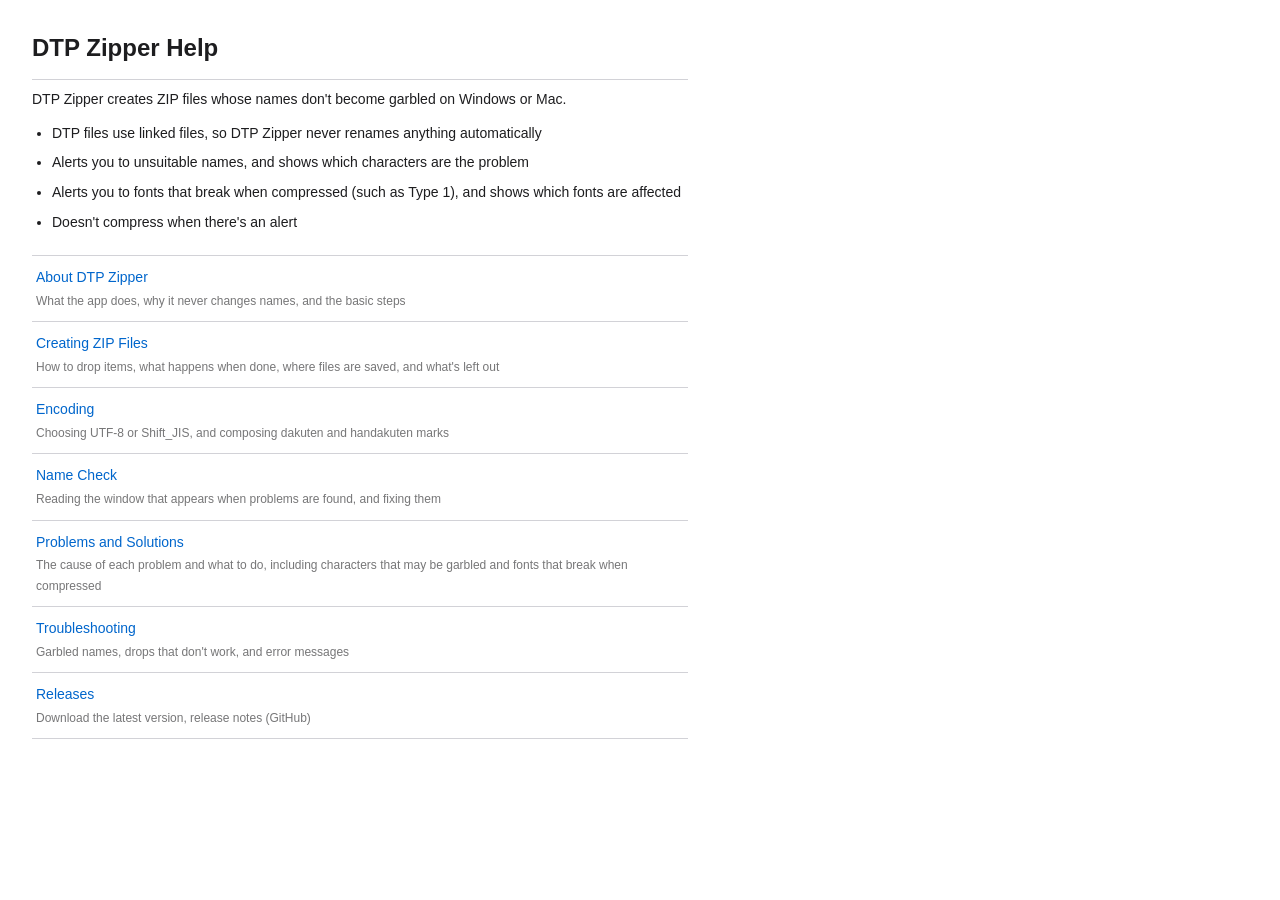
<file: Sources/DTP Zipper/DTP Zipper Help.help/Contents/Resources/en.lproj/index.html>
<!DOCTYPE html>
<html lang="en">
<head>
<meta charset="UTF-8">
<meta name="AppleTitle" content="DTP Zipper Help">
<title>DTP Zipper Help</title>
<link rel="stylesheet" href="../shared/style.css">
</head>
<body>
<h1>DTP Zipper Help</h1>
<p>DTP Zipper creates ZIP files whose names don't become garbled on Windows or Mac.</p>
<ul>
  <li>DTP files use linked files, so DTP Zipper never renames anything automatically</li>
  <li>Alerts you to unsuitable names, and shows which characters are the problem</li>
  <li>Alerts you to fonts that break when compressed (such as Type 1), and shows which fonts are affected</li>
  <li>Doesn't compress when there's an alert</li>
</ul>

<ul class="toc">
  <li>
    <a href="01_overview.html">About DTP Zipper
      <span class="desc">What the app does, why it never changes names, and the basic steps</span>
    </a>
  </li>
  <li>
    <a href="02_zip.html">Creating ZIP Files
      <span class="desc">How to drop items, what happens when done, where files are saved, and what's left out</span>
    </a>
  </li>
  <li>
    <a href="03_encoding.html">Encoding
      <span class="desc">Choosing UTF-8 or Shift_JIS, and composing dakuten and handakuten marks</span>
    </a>
  </li>
  <li>
    <a href="04_check.html">Name Check
      <span class="desc">Reading the window that appears when problems are found, and fixing them</span>
    </a>
  </li>
  <li>
    <a href="05_issues.html">Problems and Solutions
      <span class="desc">The cause of each problem and what to do, including characters that may be garbled and fonts that break when compressed</span>
    </a>
  </li>
  <li>
    <a href="06_trouble.html">Troubleshooting
      <span class="desc">Garbled names, drops that don't work, and error messages</span>
    </a>
  </li>
  <li>
    <a href="https://github.com/monokano/DTP-Zipper/releases">Releases
      <span class="desc">Download the latest version, release notes (GitHub)</span>
    </a>
  </li>
</ul>
</body>
</html>
</file>
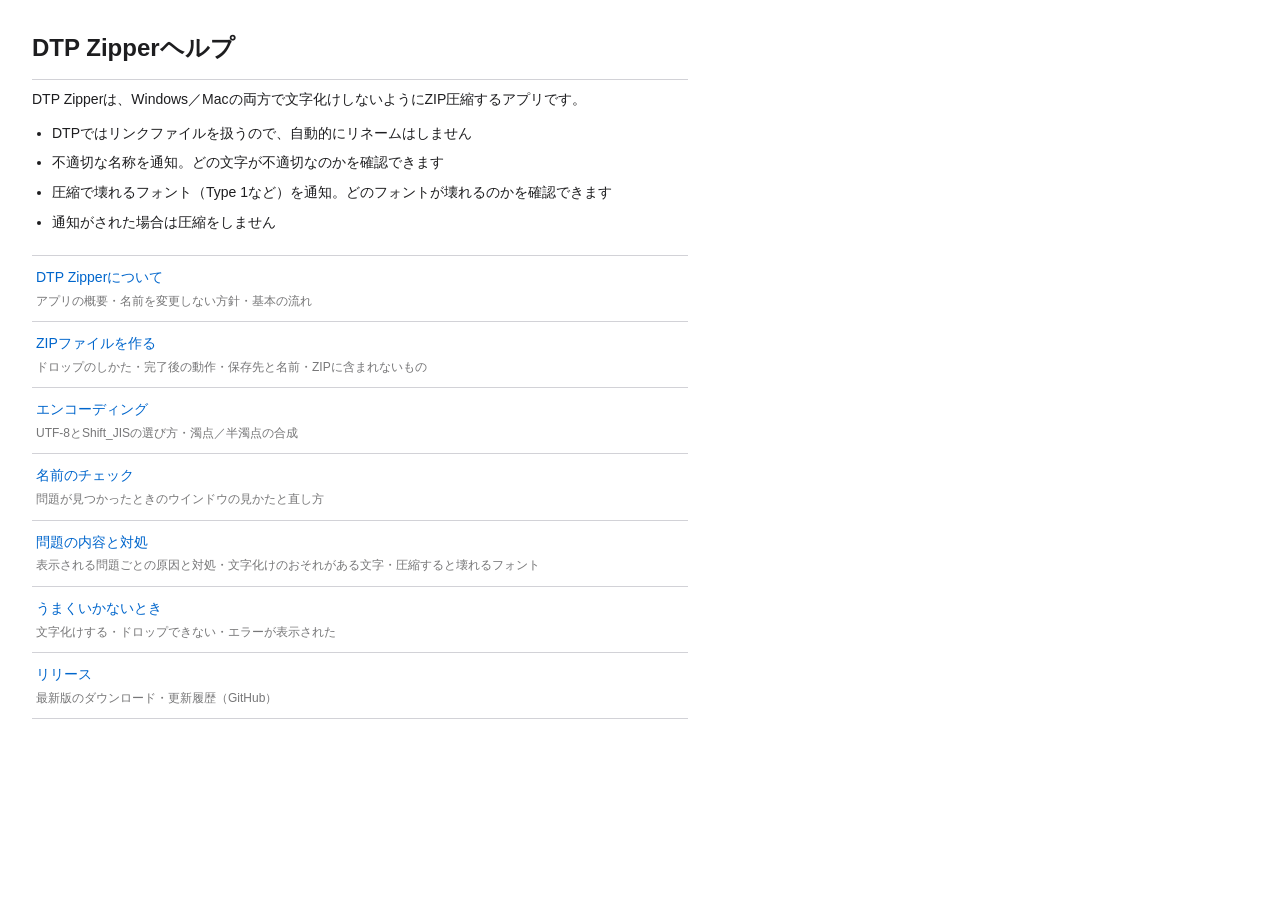
<file: Sources/DTP Zipper/DTP Zipper Help.help/Contents/Resources/ja.lproj/index.html>
<!DOCTYPE html>
<html lang="ja">
<head>
<meta charset="UTF-8">
<meta name="AppleTitle" content="DTP Zipper ヘルプ">
<title>DTP Zipper ヘルプ</title>
<link rel="stylesheet" href="../shared/style.css">
</head>
<body>
<h1>DTP Zipperヘルプ</h1>
<p>DTP Zipperは、Windows／Macの両方で文字化けしないようにZIP圧縮するアプリです。</p>
<ul>
  <li>DTPではリンクファイルを扱うので、自動的にリネームはしません</li>
  <li>不適切な名称を通知。どの文字が不適切なのかを確認できます</li>
  <li>圧縮で壊れるフォント（Type 1など）を通知。どのフォントが壊れるのかを確認できます</li>
  <li>通知がされた場合は圧縮をしません</li>
</ul>

<ul class="toc">
  <li>
    <a href="01_overview.html">DTP Zipperについて
      <span class="desc">アプリの概要・名前を変更しない方針・基本の流れ</span>
    </a>
  </li>
  <li>
    <a href="02_zip.html">ZIPファイルを作る
      <span class="desc">ドロップのしかた・完了後の動作・保存先と名前・ZIPに含まれないもの</span>
    </a>
  </li>
  <li>
    <a href="03_encoding.html">エンコーディング
      <span class="desc">UTF-8とShift_JISの選び方・濁点／半濁点の合成</span>
    </a>
  </li>
  <li>
    <a href="04_check.html">名前のチェック
      <span class="desc">問題が見つかったときのウインドウの見かたと直し方</span>
    </a>
  </li>
  <li>
    <a href="05_issues.html">問題の内容と対処
      <span class="desc">表示される問題ごとの原因と対処・文字化けのおそれがある文字・圧縮すると壊れるフォント</span>
    </a>
  </li>
  <li>
    <a href="06_trouble.html">うまくいかないとき
      <span class="desc">文字化けする・ドロップできない・エラーが表示された</span>
    </a>
  </li>
  <li>
    <a href="https://github.com/monokano/DTP-Zipper/releases">リリース
      <span class="desc">最新版のダウンロード・更新履歴（GitHub）</span>
    </a>
  </li>
</ul>
</body>
</html>
</file>
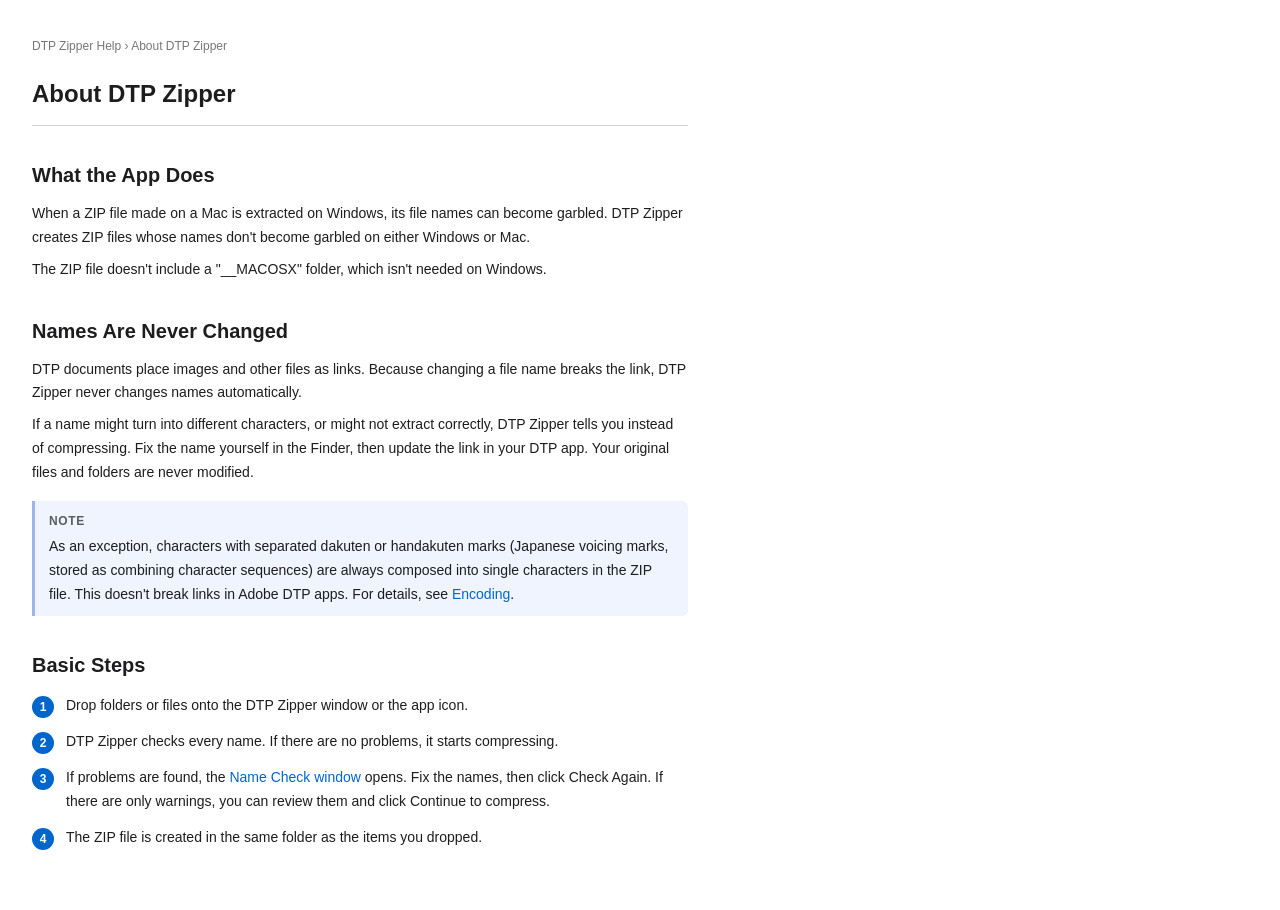
<file: Sources/DTP Zipper/DTP Zipper Help.help/Contents/Resources/en.lproj/01_overview.html>
<!DOCTYPE html>
<html lang="en">
<head>
<meta charset="UTF-8">
<meta name="AppleTitle" content="About DTP Zipper">
<title>About DTP Zipper</title>
<link rel="stylesheet" href="../shared/style.css">
</head>
<body>
<p class="breadcrumb"><a href="index.html">DTP Zipper Help</a> › About DTP Zipper</p>
<h1>About DTP Zipper</h1>

<h2>What the App Does</h2>
<p>When a ZIP file made on a Mac is extracted on Windows, its file names can become garbled. DTP Zipper creates ZIP files whose names don't become garbled on either Windows or Mac.</p>
<p>The ZIP file doesn't include a "__MACOSX" folder, which isn't needed on Windows.</p>

<h2>Names Are Never Changed</h2>
<p>DTP documents place images and other files as links. Because changing a file name breaks the link, DTP Zipper never changes names automatically.</p>
<p>If a name might turn into different characters, or might not extract correctly, DTP Zipper tells you instead of compressing. Fix the name yourself in the Finder, then update the link in your DTP app. Your original files and folders are never modified.</p>
<div class="note">
  <strong>Note</strong>
  As an exception, characters with separated dakuten or handakuten marks (Japanese voicing marks, stored as combining character sequences) are always composed into single characters in the ZIP file. This doesn't break links in Adobe DTP apps. For details, see <a href="03_encoding.html#composition">Encoding</a>.
</div>

<h2>Basic Steps</h2>
<ol class="steps">
  <li>Drop folders or files onto the DTP Zipper window or the app icon.</li>
  <li>DTP Zipper checks every name. If there are no problems, it starts compressing.</li>
  <li>If problems are found, the <a href="04_check.html">Name Check window</a> opens. Fix the names, then click Check Again. If there are only warnings, you can review them and click Continue to compress.</li>
  <li>The ZIP file is created in the same folder as the items you dropped.</li>
</ol>
</body>
</html>
</file>
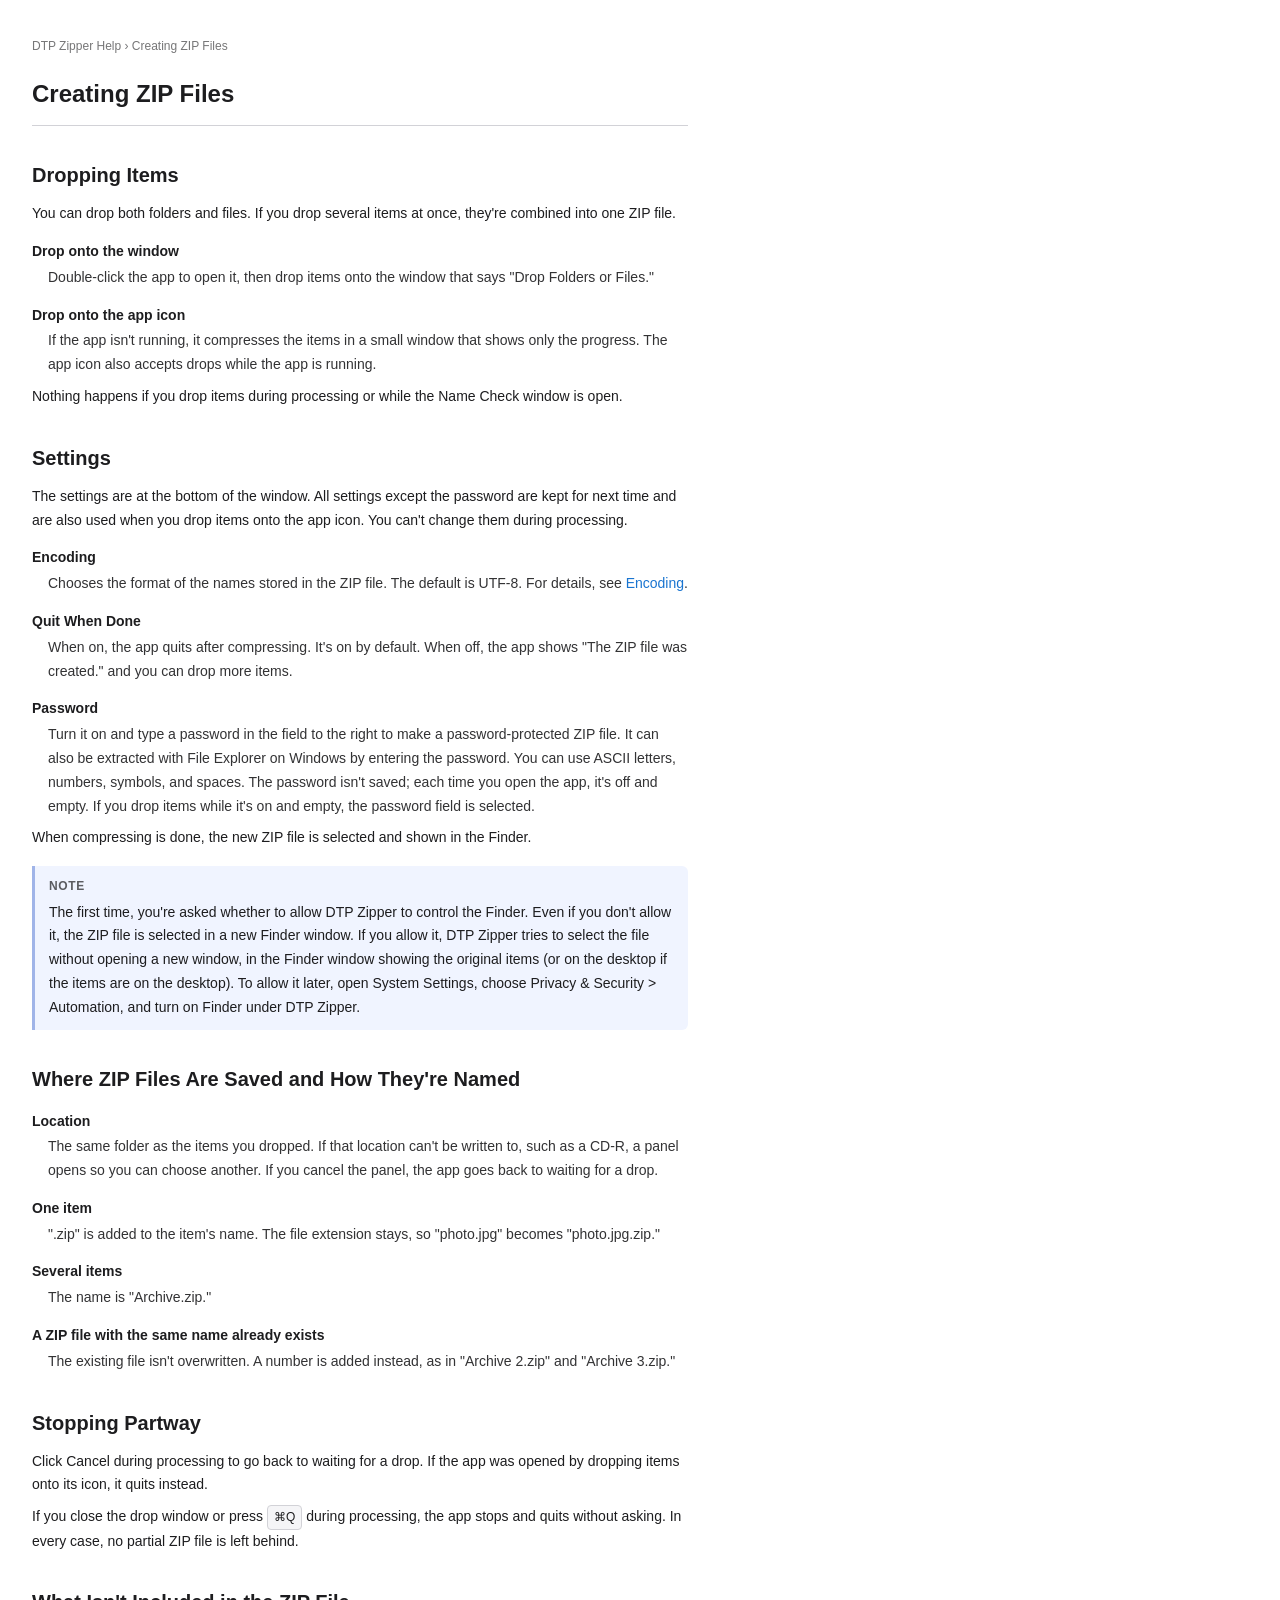
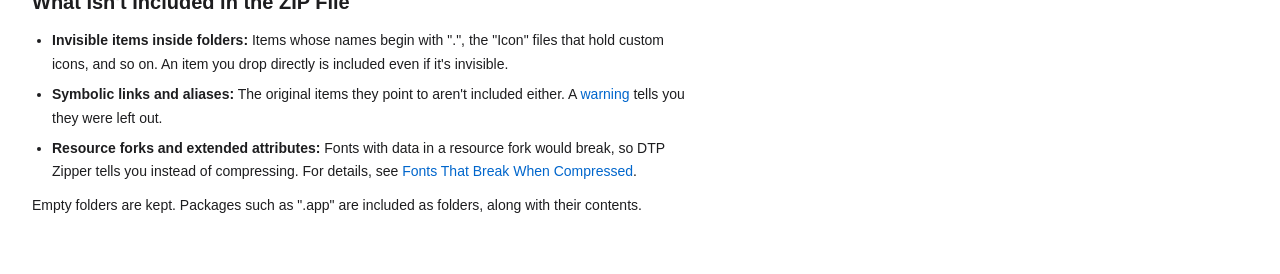
<file: Sources/DTP Zipper/DTP Zipper Help.help/Contents/Resources/en.lproj/02_zip.html>
<!DOCTYPE html>
<html lang="en">
<head>
<meta charset="UTF-8">
<meta name="AppleTitle" content="Creating ZIP Files">
<title>Creating ZIP Files</title>
<link rel="stylesheet" href="../shared/style.css">
</head>
<body>
<p class="breadcrumb"><a href="index.html">DTP Zipper Help</a> › Creating ZIP Files</p>
<h1>Creating ZIP Files</h1>

<h2>Dropping Items</h2>
<p>You can drop both folders and files. If you drop several items at once, they're combined into one ZIP file.</p>
<dl>
  <dt>Drop onto the window</dt>
  <dd>Double-click the app to open it, then drop items onto the window that says "Drop Folders or Files."</dd>
  <dt>Drop onto the app icon</dt>
  <dd>If the app isn't running, it compresses the items in a small window that shows only the progress. The app icon also accepts drops while the app is running.</dd>
</dl>
<p>Nothing happens if you drop items during processing or while the Name Check window is open.</p>

<h2>Settings</h2>
<p>The settings are at the bottom of the window. All settings except the password are kept for next time and are also used when you drop items onto the app icon. You can't change them during processing.</p>
<dl>
  <dt>Encoding</dt>
  <dd>Chooses the format of the names stored in the ZIP file. The default is UTF-8. For details, see <a href="03_encoding.html">Encoding</a>.</dd>
  <dt>Quit When Done</dt>
  <dd>When on, the app quits after compressing. It's on by default. When off, the app shows "The ZIP file was created." and you can drop more items.</dd>
  <dt>Password</dt>
  <dd>Turn it on and type a password in the field to the right to make a password-protected ZIP file. It can also be extracted with File Explorer on Windows by entering the password. You can use ASCII letters, numbers, symbols, and spaces. The password isn't saved; each time you open the app, it's off and empty. If you drop items while it's on and empty, the password field is selected.</dd>
</dl>
<p>When compressing is done, the new ZIP file is selected and shown in the Finder.</p>
<div class="note">
  <strong>Note</strong>
  The first time, you're asked whether to allow DTP Zipper to control the Finder. Even if you don't allow it, the ZIP file is selected in a new Finder window. If you allow it, DTP Zipper tries to select the file without opening a new window, in the Finder window showing the original items (or on the desktop if the items are on the desktop). To allow it later, open System Settings, choose Privacy &amp; Security &gt; Automation, and turn on Finder under DTP Zipper.
</div>

<h2>Where ZIP Files Are Saved and How They're Named</h2>
<dl>
  <dt>Location</dt>
  <dd>The same folder as the items you dropped. If that location can't be written to, such as a CD-R, a panel opens so you can choose another. If you cancel the panel, the app goes back to waiting for a drop.</dd>
  <dt>One item</dt>
  <dd>".zip" is added to the item's name. The file extension stays, so "photo.jpg" becomes "photo.jpg.zip."</dd>
  <dt>Several items</dt>
  <dd>The name is "Archive.zip."</dd>
  <dt>A ZIP file with the same name already exists</dt>
  <dd>The existing file isn't overwritten. A number is added instead, as in "Archive 2.zip" and "Archive 3.zip."</dd>
</dl>

<h2>Stopping Partway</h2>
<p>Click Cancel during processing to go back to waiting for a drop. If the app was opened by dropping items onto its icon, it quits instead.</p>
<p>If you close the drop window or press <kbd>⌘Q</kbd> during processing, the app stops and quits without asking. In every case, no partial ZIP file is left behind.</p>

<h2>What Isn't Included in the ZIP File</h2>
<ul>
  <li><strong>Invisible items inside folders:</strong> Items whose names begin with ".", the "Icon" files that hold custom icons, and so on. An item you drop directly is included even if it's invisible.</li>
  <li><strong>Symbolic links and aliases:</strong> The original items they point to aren't included either. A <a href="05_issues.html#excluded">warning</a> tells you they were left out.</li>
  <li><strong>Resource forks and extended attributes:</strong> Fonts with data in a resource fork would break, so DTP Zipper tells you instead of compressing. For details, see <a href="05_issues.html#fonts">Fonts That Break When Compressed</a>.</li>
</ul>
<p>Empty folders are kept. Packages such as ".app" are included as folders, along with their contents.</p>
</body>
</html>
</file>
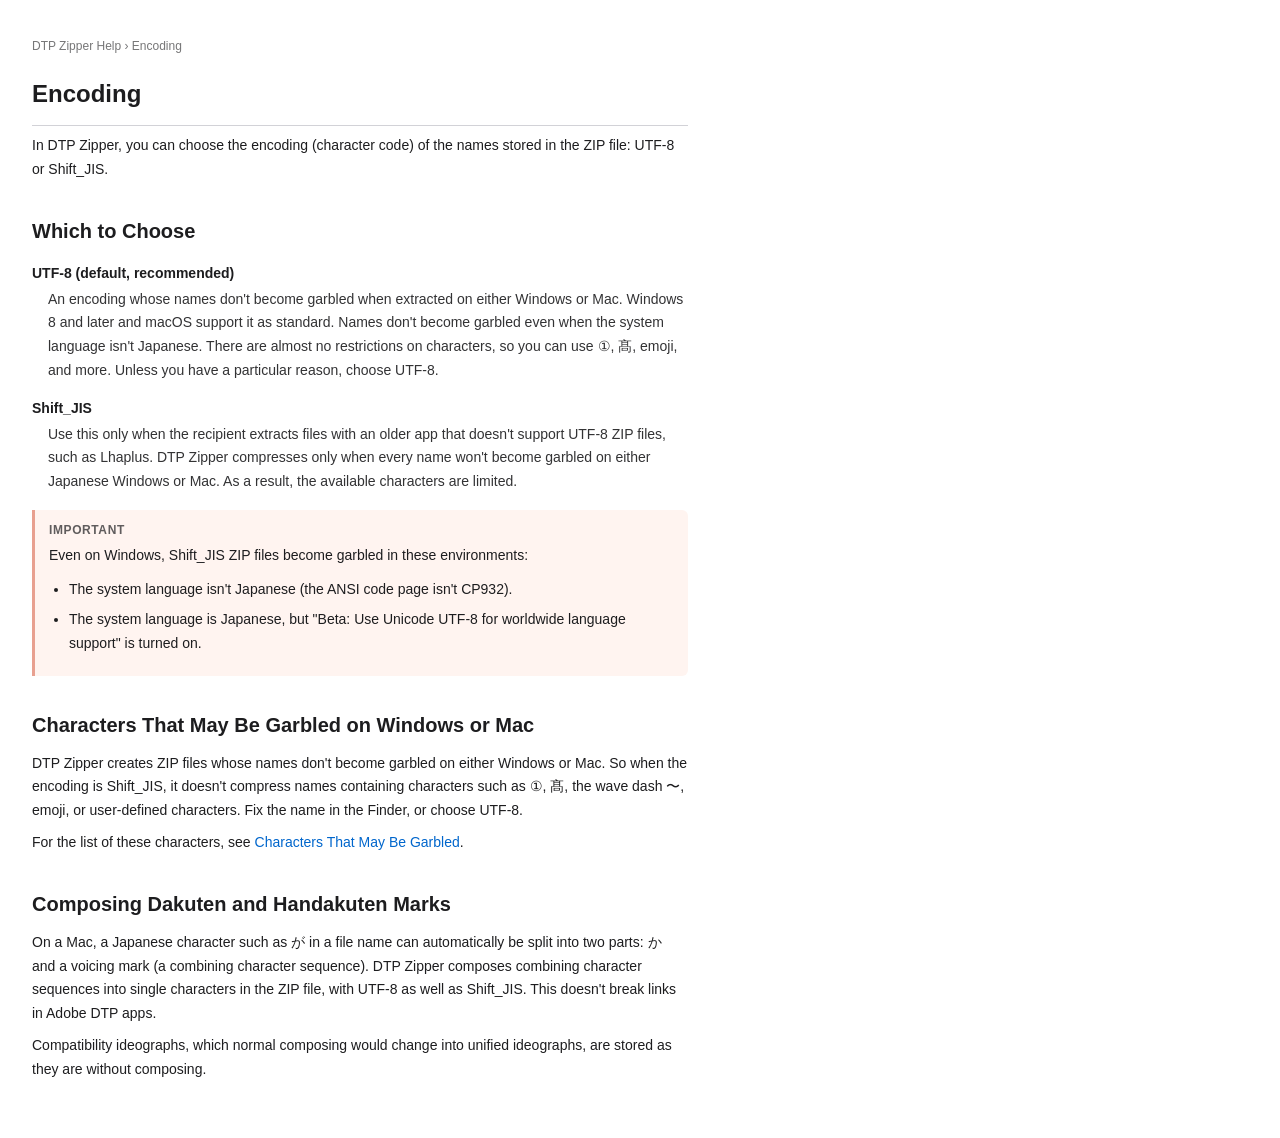
<file: Sources/DTP Zipper/DTP Zipper Help.help/Contents/Resources/en.lproj/03_encoding.html>
<!DOCTYPE html>
<html lang="en">
<head>
<meta charset="UTF-8">
<meta name="AppleTitle" content="Encoding">
<title>Encoding</title>
<link rel="stylesheet" href="../shared/style.css">
</head>
<body>
<p class="breadcrumb"><a href="index.html">DTP Zipper Help</a> › Encoding</p>
<h1>Encoding</h1>
<p>In DTP Zipper, you can choose the encoding (character code) of the names stored in the ZIP file: UTF-8 or Shift_JIS.</p>

<h2>Which to Choose</h2>
<dl>
  <dt>UTF-8 (default, recommended)</dt>
  <dd>An encoding whose names don't become garbled when extracted on either Windows or Mac. Windows 8 and later and macOS support it as standard. Names don't become garbled even when the system language isn't Japanese. There are almost no restrictions on characters, so you can use ①, 髙, emoji, and more. Unless you have a particular reason, choose UTF-8.</dd>
  <dt>Shift_JIS</dt>
  <dd>Use this only when the recipient extracts files with an older app that doesn't support UTF-8 ZIP files, such as Lhaplus. DTP Zipper compresses only when every name won't become garbled on either Japanese Windows or Mac. As a result, the available characters are limited.</dd>
</dl>
<div class="warning">
  <strong>Important</strong>
  Even on Windows, Shift_JIS ZIP files become garbled in these environments:
  <ul>
    <li>The system language isn't Japanese (the ANSI code page isn't CP932).</li>
    <li>The system language is Japanese, but "Beta: Use Unicode UTF-8 for worldwide language support" is turned on.</li>
  </ul>
</div>

<h2>Characters That May Be Garbled on Windows or Mac</h2>
<p>DTP Zipper creates ZIP files whose names don't become garbled on either Windows or Mac. So when the encoding is Shift_JIS, it doesn't compress names containing characters such as ①, 髙, the wave dash 〜, emoji, or user-defined characters. Fix the name in the Finder, or choose UTF-8.</p>
<p>For the list of these characters, see <a href="05_issues.html#garbled">Characters That May Be Garbled</a>.</p>

<h2 id="composition">Composing Dakuten and Handakuten Marks</h2>
<p>On a Mac, a Japanese character such as が in a file name can automatically be split into two parts: か and a voicing mark (a combining character sequence). DTP Zipper composes combining character sequences into single characters in the ZIP file, with UTF-8 as well as Shift_JIS. This doesn't break links in Adobe DTP apps.</p>
<p>Compatibility ideographs, which normal composing would change into unified ideographs, are stored as they are without composing.</p>
</body>
</html>
</file>
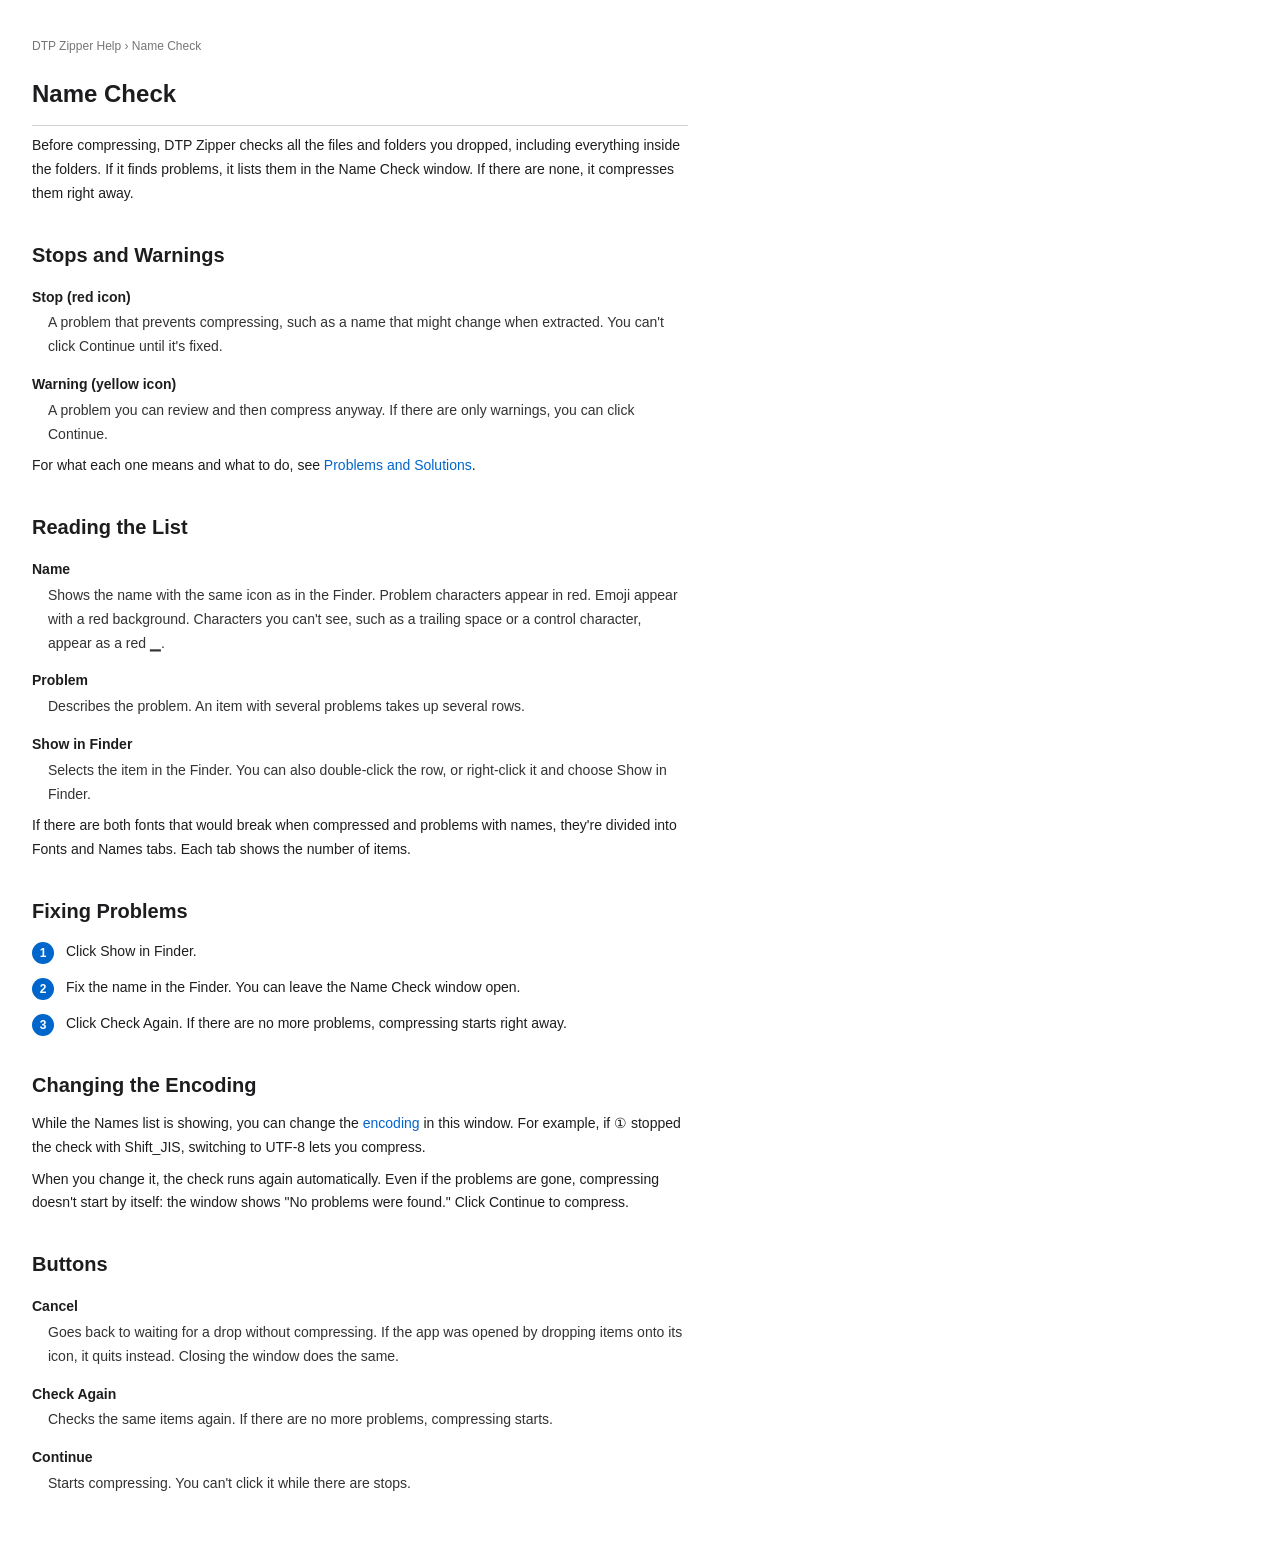
<file: Sources/DTP Zipper/DTP Zipper Help.help/Contents/Resources/en.lproj/04_check.html>
<!DOCTYPE html>
<html lang="en">
<head>
<meta charset="UTF-8">
<meta name="AppleTitle" content="Name Check">
<title>Name Check</title>
<link rel="stylesheet" href="../shared/style.css">
</head>
<body>
<p class="breadcrumb"><a href="index.html">DTP Zipper Help</a> › Name Check</p>
<h1>Name Check</h1>
<p>Before compressing, DTP Zipper checks all the files and folders you dropped, including everything inside the folders. If it finds problems, it lists them in the Name Check window. If there are none, it compresses them right away.</p>

<h2>Stops and Warnings</h2>
<dl>
  <dt>Stop (red icon)</dt>
  <dd>A problem that prevents compressing, such as a name that might change when extracted. You can't click Continue until it's fixed.</dd>
  <dt>Warning (yellow icon)</dt>
  <dd>A problem you can review and then compress anyway. If there are only warnings, you can click Continue.</dd>
</dl>
<p>For what each one means and what to do, see <a href="05_issues.html">Problems and Solutions</a>.</p>

<h2>Reading the List</h2>
<dl>
  <dt>Name</dt>
  <dd>Shows the name with the same icon as in the Finder. Problem characters appear in red. Emoji appear with a red background. Characters you can't see, such as a trailing space or a control character, appear as a red ▁.</dd>
  <dt>Problem</dt>
  <dd>Describes the problem. An item with several problems takes up several rows.</dd>
  <dt>Show in Finder</dt>
  <dd>Selects the item in the Finder. You can also double-click the row, or right-click it and choose Show in Finder.</dd>
</dl>
<p>If there are both fonts that would break when compressed and problems with names, they're divided into Fonts and Names tabs. Each tab shows the number of items.</p>

<h2>Fixing Problems</h2>
<ol class="steps">
  <li>Click Show in Finder.</li>
  <li>Fix the name in the Finder. You can leave the Name Check window open.</li>
  <li>Click Check Again. If there are no more problems, compressing starts right away.</li>
</ol>

<h2>Changing the Encoding</h2>
<p>While the Names list is showing, you can change the <a href="03_encoding.html">encoding</a> in this window. For example, if ① stopped the check with Shift_JIS, switching to UTF-8 lets you compress.</p>
<p>When you change it, the check runs again automatically. Even if the problems are gone, compressing doesn't start by itself: the window shows "No problems were found." Click Continue to compress.</p>

<h2>Buttons</h2>
<dl>
  <dt>Cancel</dt>
  <dd>Goes back to waiting for a drop without compressing. If the app was opened by dropping items onto its icon, it quits instead. Closing the window does the same.</dd>
  <dt>Check Again</dt>
  <dd>Checks the same items again. If there are no more problems, compressing starts.</dd>
  <dt>Continue</dt>
  <dd>Starts compressing. You can't click it while there are stops.</dd>
</dl>
</body>
</html>
</file>
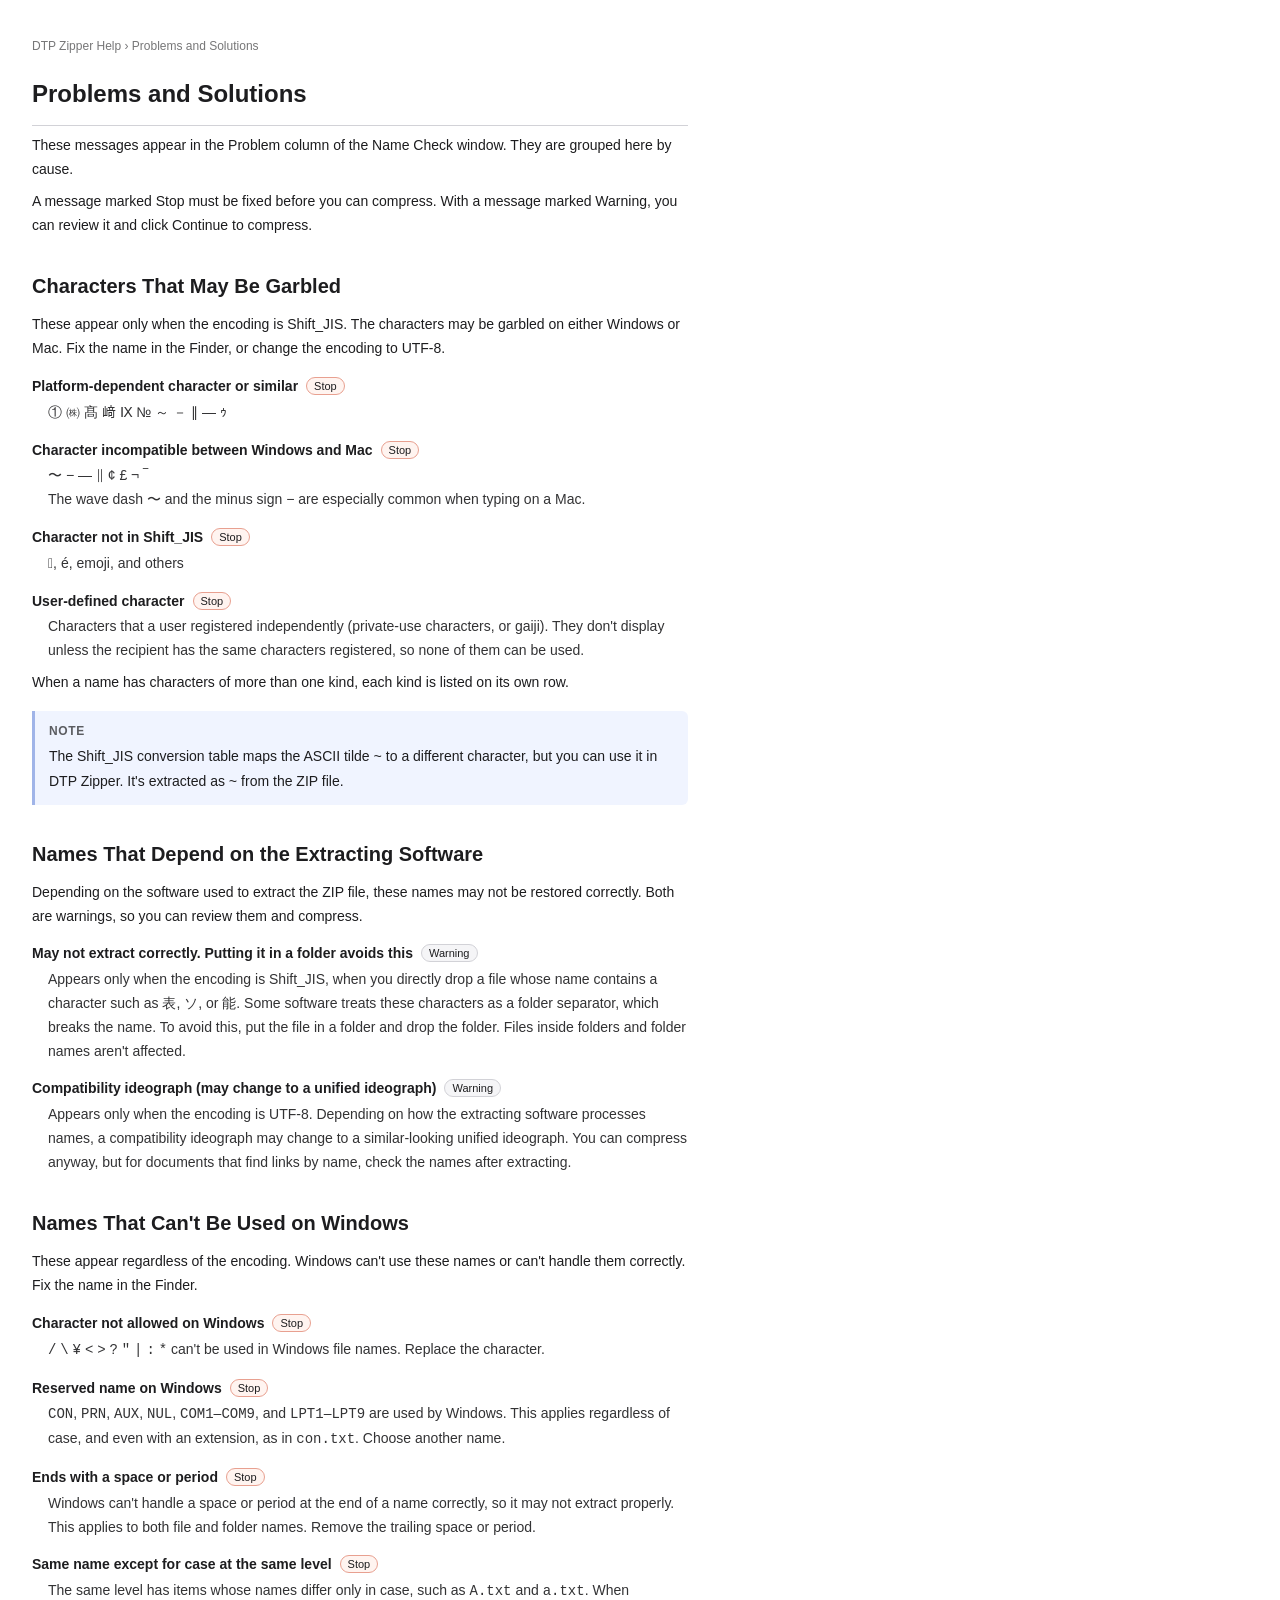
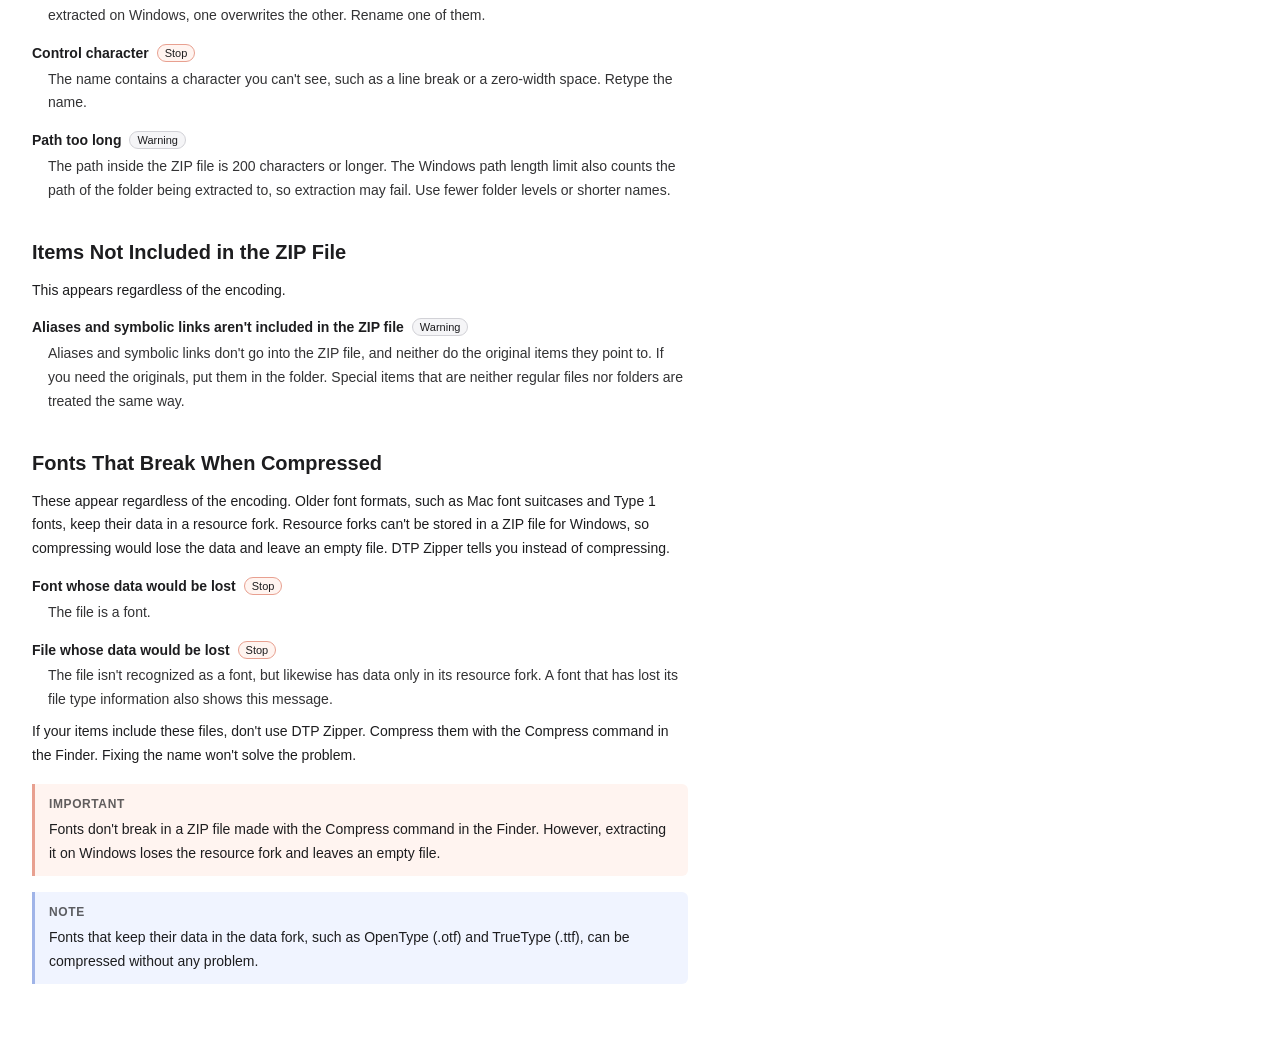
<file: Sources/DTP Zipper/DTP Zipper Help.help/Contents/Resources/en.lproj/05_issues.html>
<!DOCTYPE html>
<html lang="en">
<head>
<meta charset="UTF-8">
<meta name="AppleTitle" content="Problems and Solutions">
<title>Problems and Solutions</title>
<link rel="stylesheet" href="../shared/style.css">
</head>
<body>
<p class="breadcrumb"><a href="index.html">DTP Zipper Help</a> › Problems and Solutions</p>
<h1>Problems and Solutions</h1>
<p>These messages appear in the Problem column of the Name Check window. They are grouped here by cause.</p>
<p>A message marked Stop must be fixed before you can compress. With a message marked Warning, you can review it and click Continue to compress.</p>

<h2 id="garbled">Characters That May Be Garbled</h2>
<p>These appear only when the encoding is Shift_JIS. The characters may be garbled on either Windows or Mac. Fix the name in the Finder, or change the encoding to UTF-8.</p>
<dl>
  <dt>Platform-dependent character or similar<span class="level stop">Stop</span></dt>
  <dd>① ㈱ 髙 﨑 Ⅸ № ～ － ∥ ― ｩ</dd>

  <dt>Character incompatible between Windows and Mac<span class="level stop">Stop</span></dt>
  <dd>〜 − — ‖ ¢ £ ¬ ‾<br>The wave dash 〜 and the minus sign − are especially common when typing on a Mac.</dd>

  <dt>Character not in Shift_JIS<span class="level stop">Stop</span></dt>
  <dd>𠮷, é, emoji, and others</dd>

  <dt>User-defined character<span class="level stop">Stop</span></dt>
  <dd>Characters that a user registered independently (private-use characters, or gaiji). They don't display unless the recipient has the same characters registered, so none of them can be used.</dd>
</dl>
<p>When a name has characters of more than one kind, each kind is listed on its own row.</p>
<div class="note">
  <strong>Note</strong>
  The Shift_JIS conversion table maps the ASCII tilde <code>~</code> to a different character, but you can use it in DTP Zipper. It's extracted as <code>~</code> from the ZIP file.
</div>

<h2 id="software">Names That Depend on the Extracting Software</h2>
<p>Depending on the software used to extract the ZIP file, these names may not be restored correctly. Both are warnings, so you can review them and compress.</p>
<dl>
  <dt>May not extract correctly. Putting it in a folder avoids this<span class="level warn">Warning</span></dt>
  <dd>Appears only when the encoding is Shift_JIS, when you directly drop a file whose name contains a character such as 表, ソ, or 能. Some software treats these characters as a folder separator, which breaks the name. To avoid this, put the file in a folder and drop the folder. Files inside folders and folder names aren't affected.</dd>

  <dt>Compatibility ideograph (may change to a unified ideograph)<span class="level warn">Warning</span></dt>
  <dd>Appears only when the encoding is UTF-8. Depending on how the extracting software processes names, a compatibility ideograph may change to a similar-looking unified ideograph. You can compress anyway, but for documents that find links by name, check the names after extracting.</dd>
</dl>

<h2 id="windows">Names That Can't Be Used on Windows</h2>
<p>These appear regardless of the encoding. Windows can't use these names or can't handle them correctly. Fix the name in the Finder.</p>
<dl>
  <dt>Character not allowed on Windows<span class="level stop">Stop</span></dt>
  <dd><code>/</code> <code>\</code> <code>¥</code> <code>&lt;</code> <code>&gt;</code> <code>?</code> <code>"</code> <code>|</code> <code>:</code> <code>*</code> can't be used in Windows file names. Replace the character.</dd>

  <dt>Reserved name on Windows<span class="level stop">Stop</span></dt>
  <dd><code>CON</code>, <code>PRN</code>, <code>AUX</code>, <code>NUL</code>, <code>COM1</code>–<code>COM9</code>, and <code>LPT1</code>–<code>LPT9</code> are used by Windows. This applies regardless of case, and even with an extension, as in <code>con.txt</code>. Choose another name.</dd>

  <dt>Ends with a space or period<span class="level stop">Stop</span></dt>
  <dd>Windows can't handle a space or period at the end of a name correctly, so it may not extract properly. This applies to both file and folder names. Remove the trailing space or period.</dd>

  <dt>Same name except for case at the same level<span class="level stop">Stop</span></dt>
  <dd>The same level has items whose names differ only in case, such as <code>A.txt</code> and <code>a.txt</code>. When extracted on Windows, one overwrites the other. Rename one of them.</dd>

  <dt>Control character<span class="level stop">Stop</span></dt>
  <dd>The name contains a character you can't see, such as a line break or a zero-width space. Retype the name.</dd>

  <dt>Path too long<span class="level warn">Warning</span></dt>
  <dd>The path inside the ZIP file is 200 characters or longer. The Windows path length limit also counts the path of the folder being extracted to, so extraction may fail. Use fewer folder levels or shorter names.</dd>
</dl>

<h2 id="excluded">Items Not Included in the ZIP File</h2>
<p>This appears regardless of the encoding.</p>
<dl>
  <dt>Aliases and symbolic links aren't included in the ZIP file<span class="level warn">Warning</span></dt>
  <dd>Aliases and symbolic links don't go into the ZIP file, and neither do the original items they point to. If you need the originals, put them in the folder. Special items that are neither regular files nor folders are treated the same way.</dd>
</dl>

<h2 id="fonts">Fonts That Break When Compressed</h2>
<p>These appear regardless of the encoding. Older font formats, such as Mac font suitcases and Type 1 fonts, keep their data in a resource fork. Resource forks can't be stored in a ZIP file for Windows, so compressing would lose the data and leave an empty file. DTP Zipper tells you instead of compressing.</p>
<dl>
  <dt>Font whose data would be lost<span class="level stop">Stop</span></dt>
  <dd>The file is a font.</dd>

  <dt>File whose data would be lost<span class="level stop">Stop</span></dt>
  <dd>The file isn't recognized as a font, but likewise has data only in its resource fork. A font that has lost its file type information also shows this message.</dd>
</dl>
<p>If your items include these files, don't use DTP Zipper. Compress them with the Compress command in the Finder. Fixing the name won't solve the problem.</p>
<div class="warning">
  <strong>Important</strong>
  Fonts don't break in a ZIP file made with the Compress command in the Finder. However, extracting it on Windows loses the resource fork and leaves an empty file.
</div>
<div class="note">
  <strong>Note</strong>
  Fonts that keep their data in the data fork, such as OpenType (.otf) and TrueType (.ttf), can be compressed without any problem.
</div>
</body>
</html>
</file>
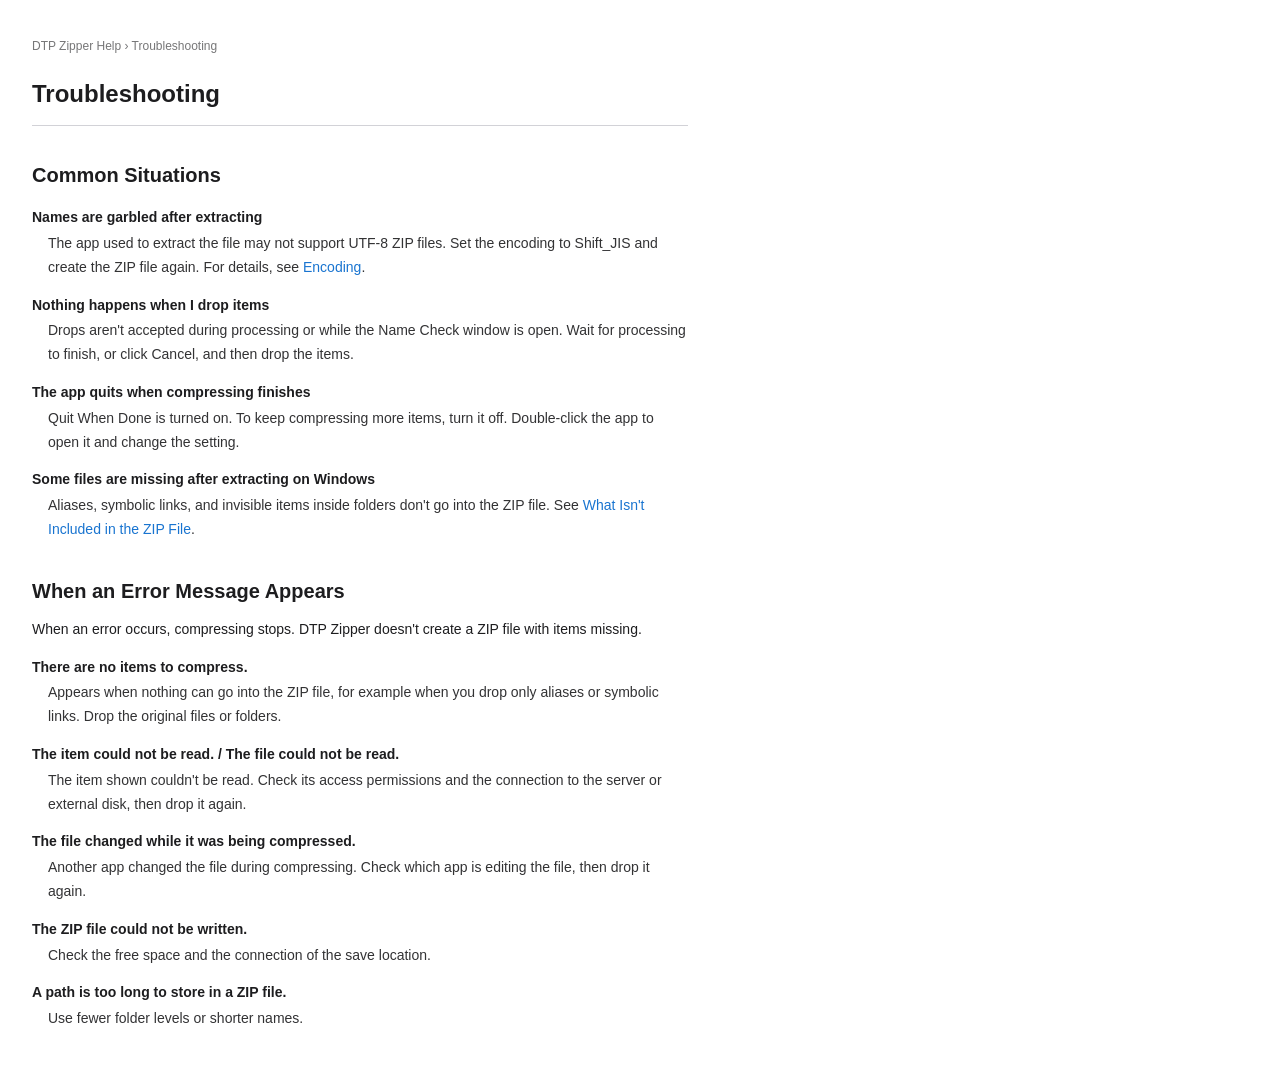
<file: Sources/DTP Zipper/DTP Zipper Help.help/Contents/Resources/en.lproj/06_trouble.html>
<!DOCTYPE html>
<html lang="en">
<head>
<meta charset="UTF-8">
<meta name="AppleTitle" content="Troubleshooting">
<title>Troubleshooting</title>
<link rel="stylesheet" href="../shared/style.css">
</head>
<body>
<p class="breadcrumb"><a href="index.html">DTP Zipper Help</a> › Troubleshooting</p>
<h1>Troubleshooting</h1>

<h2>Common Situations</h2>
<dl>
  <dt>Names are garbled after extracting</dt>
  <dd>The app used to extract the file may not support UTF-8 ZIP files. Set the encoding to Shift_JIS and create the ZIP file again. For details, see <a href="03_encoding.html">Encoding</a>.</dd>

  <dt>Nothing happens when I drop items</dt>
  <dd>Drops aren't accepted during processing or while the Name Check window is open. Wait for processing to finish, or click Cancel, and then drop the items.</dd>

  <dt>The app quits when compressing finishes</dt>
  <dd>Quit When Done is turned on. To keep compressing more items, turn it off. Double-click the app to open it and change the setting.</dd>

  <dt>Some files are missing after extracting on Windows</dt>
  <dd>Aliases, symbolic links, and invisible items inside folders don't go into the ZIP file. See <a href="02_zip.html">What Isn't Included in the ZIP File</a>.</dd>
</dl>

<h2>When an Error Message Appears</h2>
<p>When an error occurs, compressing stops. DTP Zipper doesn't create a ZIP file with items missing.</p>
<dl>
  <dt>There are no items to compress.</dt>
  <dd>Appears when nothing can go into the ZIP file, for example when you drop only aliases or symbolic links. Drop the original files or folders.</dd>

  <dt>The item could not be read. / The file could not be read.</dt>
  <dd>The item shown couldn't be read. Check its access permissions and the connection to the server or external disk, then drop it again.</dd>

  <dt>The file changed while it was being compressed.</dt>
  <dd>Another app changed the file during compressing. Check which app is editing the file, then drop it again.</dd>

  <dt>The ZIP file could not be written.</dt>
  <dd>Check the free space and the connection of the save location.</dd>

  <dt>A path is too long to store in a ZIP file.</dt>
  <dd>Use fewer folder levels or shorter names.</dd>
</dl>
</body>
</html>
</file>
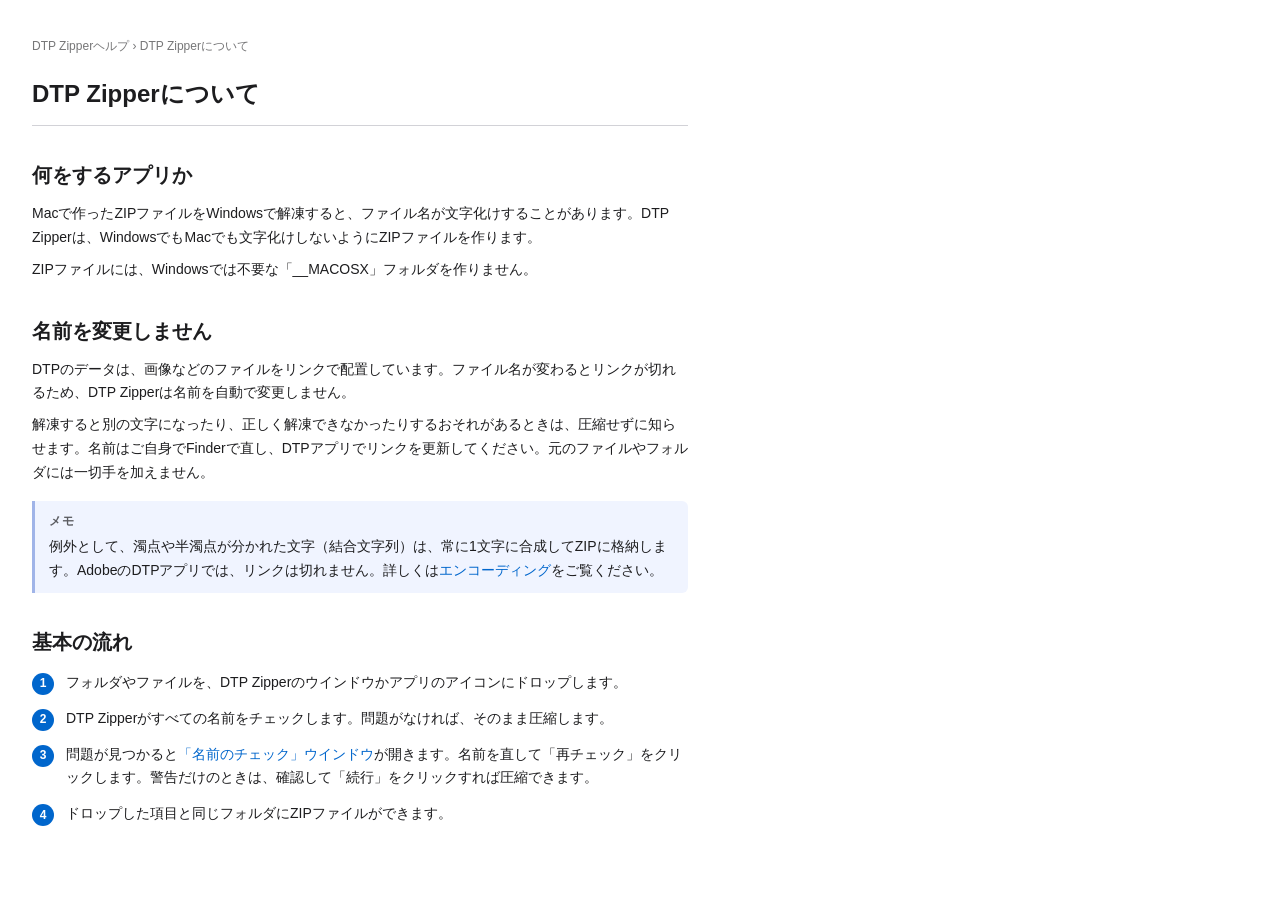
<file: Sources/DTP Zipper/DTP Zipper Help.help/Contents/Resources/ja.lproj/01_overview.html>
<!DOCTYPE html>
<html lang="ja">
<head>
<meta charset="UTF-8">
<meta name="AppleTitle" content="DTP Zipper について">
<title>DTP Zipper について</title>
<link rel="stylesheet" href="../shared/style.css">
</head>
<body>
<p class="breadcrumb"><a href="index.html">DTP Zipperヘルプ</a> › DTP Zipperについて</p>
<h1>DTP Zipperについて</h1>

<h2>何をするアプリか</h2>
<p>Macで作ったZIPファイルをWindowsで解凍すると、ファイル名が文字化けすることがあります。DTP Zipperは、WindowsでもMacでも文字化けしないようにZIPファイルを作ります。</p>
<p>ZIPファイルには、Windowsでは不要な「__MACOSX」フォルダを作りません。</p>

<h2>名前を変更しません</h2>
<p>DTPのデータは、画像などのファイルをリンクで配置しています。ファイル名が変わるとリンクが切れるため、DTP Zipperは名前を自動で変更しません。</p>
<p>解凍すると別の文字になったり、正しく解凍できなかったりするおそれがあるときは、圧縮せずに知らせます。名前はご自身でFinderで直し、DTPアプリでリンクを更新してください。元のファイルやフォルダには一切手を加えません。</p>
<div class="note">
  <strong>メモ</strong>
  例外として、濁点や半濁点が分かれた文字（結合文字列）は、常に1文字に合成してZIPに格納します。AdobeのDTPアプリでは、リンクは切れません。詳しくは<a href="03_encoding.html#composition">エンコーディング</a>をご覧ください。
</div>

<h2>基本の流れ</h2>
<ol class="steps">
  <li>フォルダやファイルを、DTP Zipperのウインドウかアプリのアイコンにドロップします。</li>
  <li>DTP Zipperがすべての名前をチェックします。問題がなければ、そのまま圧縮します。</li>
  <li>問題が見つかると<a href="04_check.html">「名前のチェック」ウインドウ</a>が開きます。名前を直して「再チェック」をクリックします。警告だけのときは、確認して「続行」をクリックすれば圧縮できます。</li>
  <li>ドロップした項目と同じフォルダにZIPファイルができます。</li>
</ol>
</body>
</html>
</file>
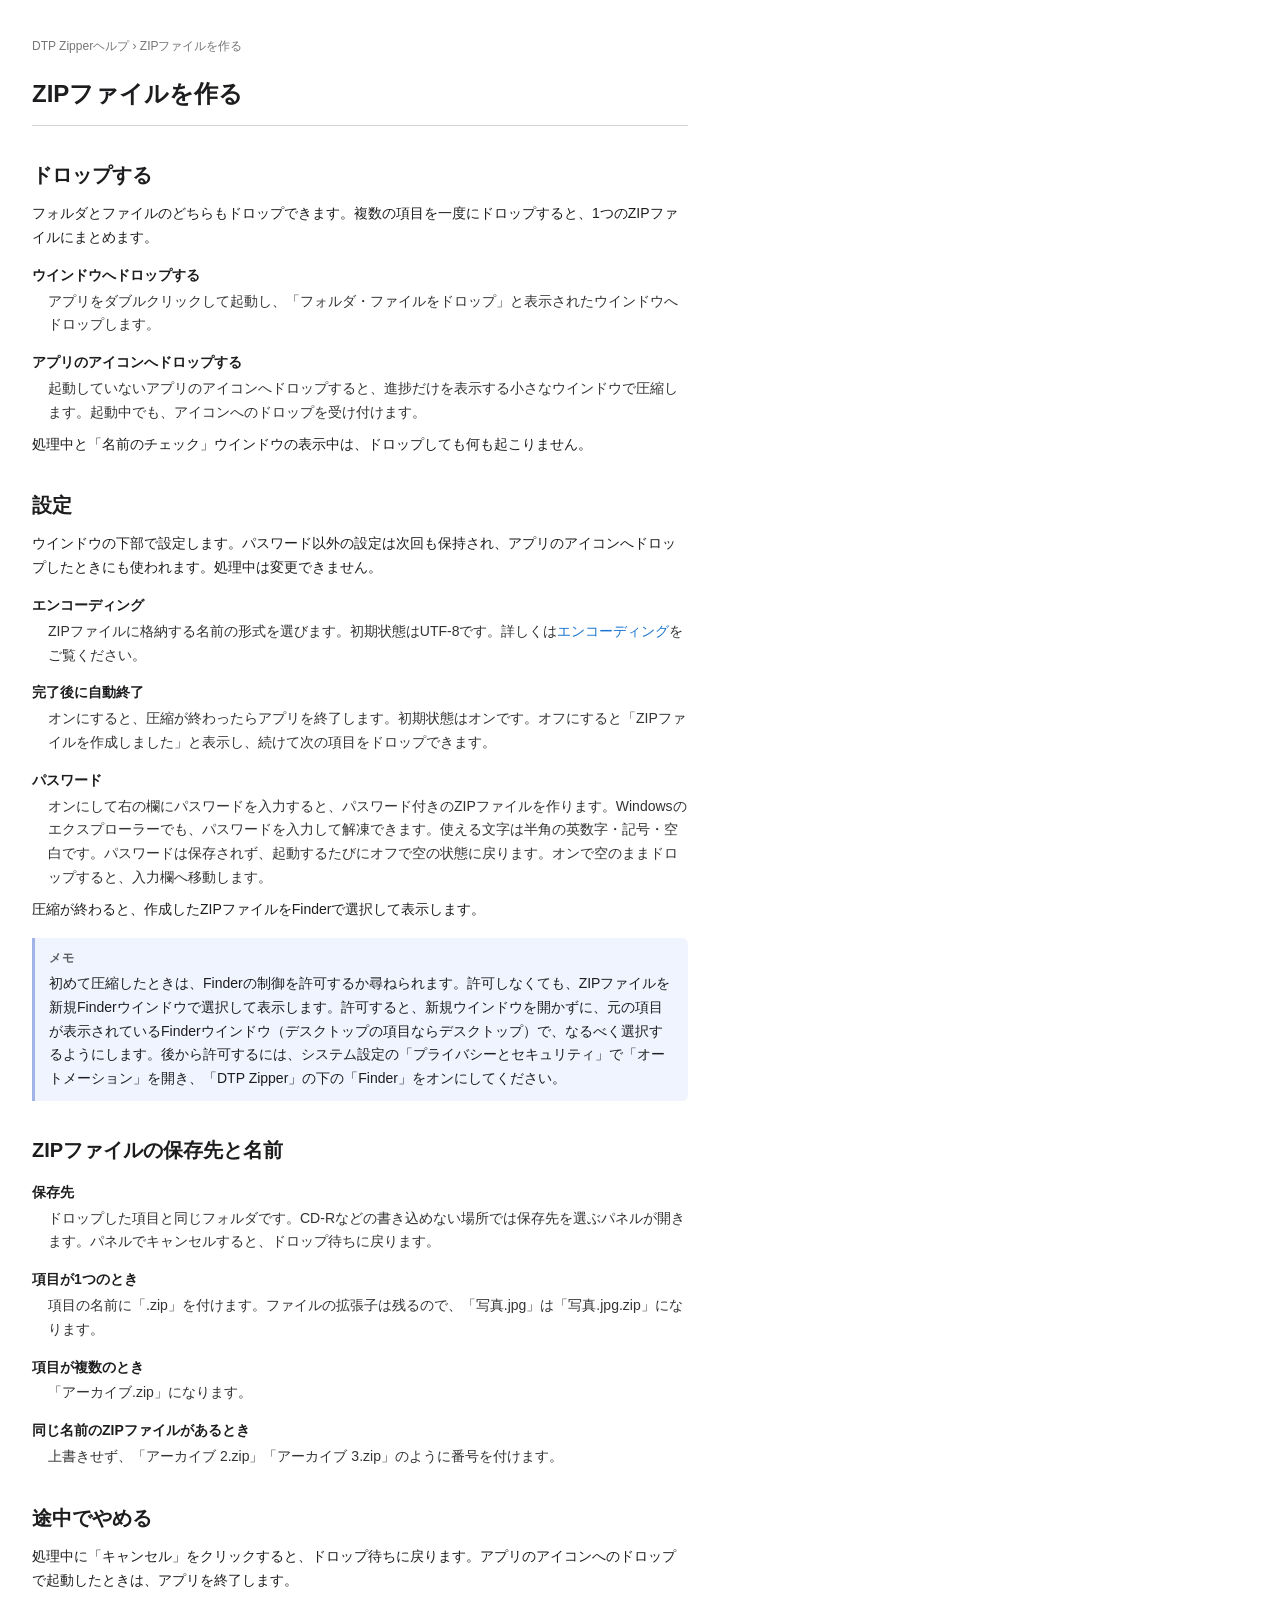
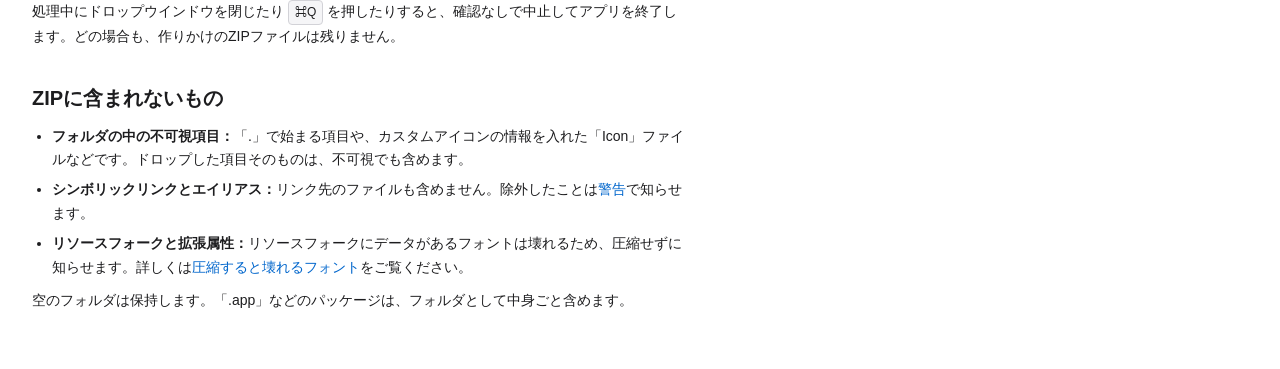
<file: Sources/DTP Zipper/DTP Zipper Help.help/Contents/Resources/ja.lproj/02_zip.html>
<!DOCTYPE html>
<html lang="ja">
<head>
<meta charset="UTF-8">
<meta name="AppleTitle" content="ZIP ファイルを作る">
<title>ZIP ファイルを作る</title>
<link rel="stylesheet" href="../shared/style.css">
</head>
<body>
<p class="breadcrumb"><a href="index.html">DTP Zipperヘルプ</a> › ZIPファイルを作る</p>
<h1>ZIPファイルを作る</h1>

<h2>ドロップする</h2>
<p>フォルダとファイルのどちらもドロップできます。複数の項目を一度にドロップすると、1つのZIPファイルにまとめます。</p>
<dl>
  <dt>ウインドウへドロップする</dt>
  <dd>アプリをダブルクリックして起動し、「フォルダ・ファイルをドロップ」と表示されたウインドウへドロップします。</dd>
  <dt>アプリのアイコンへドロップする</dt>
  <dd>起動していないアプリのアイコンへドロップすると、進捗だけを表示する小さなウインドウで圧縮します。起動中でも、アイコンへのドロップを受け付けます。</dd>
</dl>
<p>処理中と「名前のチェック」ウインドウの表示中は、ドロップしても何も起こりません。</p>

<h2>設定</h2>
<p>ウインドウの下部で設定します。パスワード以外の設定は次回も保持され、アプリのアイコンへドロップしたときにも使われます。処理中は変更できません。</p>
<dl>
  <dt>エンコーディング</dt>
  <dd>ZIPファイルに格納する名前の形式を選びます。初期状態はUTF-8です。詳しくは<a href="03_encoding.html">エンコーディング</a>をご覧ください。</dd>
  <dt>完了後に自動終了</dt>
  <dd>オンにすると、圧縮が終わったらアプリを終了します。初期状態はオンです。オフにすると「ZIPファイルを作成しました」と表示し、続けて次の項目をドロップできます。</dd>
  <dt>パスワード</dt>
  <dd>オンにして右の欄にパスワードを入力すると、パスワード付きのZIPファイルを作ります。Windowsのエクスプローラーでも、パスワードを入力して解凍できます。使える文字は半角の英数字・記号・空白です。パスワードは保存されず、起動するたびにオフで空の状態に戻ります。オンで空のままドロップすると、入力欄へ移動します。</dd>
</dl>
<p>圧縮が終わると、作成したZIPファイルをFinderで選択して表示します。</p>
<div class="note">
  <strong>メモ</strong>
  初めて圧縮したときは、Finderの制御を許可するか尋ねられます。許可しなくても、ZIPファイルを新規Finderウインドウで選択して表示します。許可すると、新規ウインドウを開かずに、元の項目が表示されているFinderウインドウ（デスクトップの項目ならデスクトップ）で、なるべく選択するようにします。後から許可するには、システム設定の「プライバシーとセキュリティ」で「オートメーション」を開き、「DTP Zipper」の下の「Finder」をオンにしてください。
</div>

<h2>ZIPファイルの保存先と名前</h2>
<dl>
  <dt>保存先</dt>
  <dd>ドロップした項目と同じフォルダです。CD-Rなどの書き込めない場所では保存先を選ぶパネルが開きます。パネルでキャンセルすると、ドロップ待ちに戻ります。</dd>
  <dt>項目が1つのとき</dt>
  <dd>項目の名前に「.zip」を付けます。ファイルの拡張子は残るので、「写真.jpg」は「写真.jpg.zip」になります。</dd>
  <dt>項目が複数のとき</dt>
  <dd>「アーカイブ.zip」になります。</dd>
  <dt>同じ名前のZIPファイルがあるとき</dt>
  <dd>上書きせず、「アーカイブ 2.zip」「アーカイブ 3.zip」のように番号を付けます。</dd>
</dl>

<h2>途中でやめる</h2>
<p>処理中に「キャンセル」をクリックすると、ドロップ待ちに戻ります。アプリのアイコンへのドロップで起動したときは、アプリを終了します。</p>
<p>処理中にドロップウインドウを閉じたり <kbd>⌘Q</kbd> を押したりすると、確認なしで中止してアプリを終了します。どの場合も、作りかけのZIPファイルは残りません。</p>

<h2>ZIPに含まれないもの</h2>
<ul>
  <li><strong>フォルダの中の不可視項目：</strong>「.」で始まる項目や、カスタムアイコンの情報を入れた「Icon」ファイルなどです。ドロップした項目そのものは、不可視でも含めます。</li>
  <li><strong>シンボリックリンクとエイリアス：</strong>リンク先のファイルも含めません。除外したことは<a href="05_issues.html#excluded">警告</a>で知らせます。</li>
  <li><strong>リソースフォークと拡張属性：</strong>リソースフォークにデータがあるフォントは壊れるため、圧縮せずに知らせます。詳しくは<a href="05_issues.html#fonts">圧縮すると壊れるフォント</a>をご覧ください。</li>
</ul>
<p>空のフォルダは保持します。「.app」などのパッケージは、フォルダとして中身ごと含めます。</p>
</body>
</html>
</file>
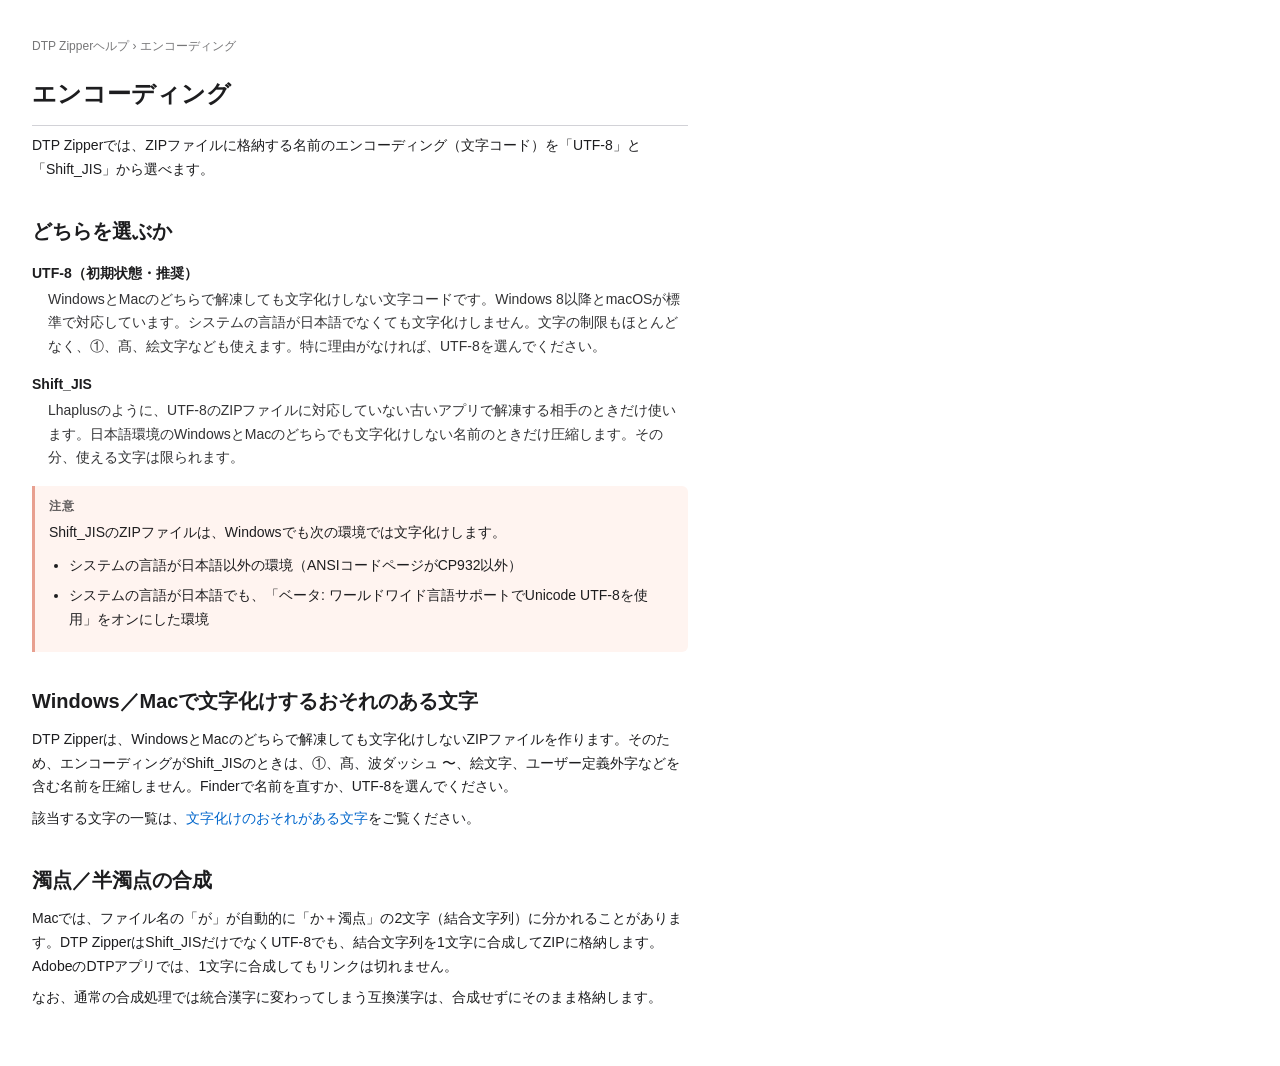
<file: Sources/DTP Zipper/DTP Zipper Help.help/Contents/Resources/ja.lproj/03_encoding.html>
<!DOCTYPE html>
<html lang="ja">
<head>
<meta charset="UTF-8">
<meta name="AppleTitle" content="エンコーディング">
<title>エンコーディング</title>
<link rel="stylesheet" href="../shared/style.css">
</head>
<body>
<p class="breadcrumb"><a href="index.html">DTP Zipperヘルプ</a> › エンコーディング</p>
<h1>エンコーディング</h1>
<p>DTP Zipperでは、ZIPファイルに格納する名前のエンコーディング（文字コード）を「UTF-8」と「Shift_JIS」から選べます。</p>

<h2>どちらを選ぶか</h2>
<dl>
  <dt>UTF-8（初期状態・推奨）</dt>
  <dd>WindowsとMacのどちらで解凍しても文字化けしない文字コードです。Windows 8以降とmacOSが標準で対応しています。システムの言語が日本語でなくても文字化けしません。文字の制限もほとんどなく、①、髙、絵文字なども使えます。特に理由がなければ、UTF-8を選んでください。</dd>
  <dt>Shift_JIS</dt>
  <dd>Lhaplusのように、UTF-8のZIPファイルに対応していない古いアプリで解凍する相手のときだけ使います。日本語環境のWindowsとMacのどちらでも文字化けしない名前のときだけ圧縮します。その分、使える文字は限られます。</dd>
</dl>
<div class="warning">
  <strong>注意</strong>
  Shift_JISのZIPファイルは、Windowsでも次の環境では文字化けします。
  <ul>
    <li>システムの言語が日本語以外の環境（ANSIコードページがCP932以外）</li>
    <li>システムの言語が日本語でも、「ベータ: ワールドワイド言語サポートでUnicode UTF-8を使用」をオンにした環境</li>
  </ul>
</div>

<h2>Windows／Macで文字化けするおそれのある文字</h2>
<p>DTP Zipperは、WindowsとMacのどちらで解凍しても文字化けしないZIPファイルを作ります。そのため、エンコーディングがShift_JISのときは、①、髙、波ダッシュ 〜、絵文字、ユーザー定義外字などを含む名前を圧縮しません。Finderで名前を直すか、UTF-8を選んでください。</p>
<p>該当する文字の一覧は、<a href="05_issues.html#garbled">文字化けのおそれがある文字</a>をご覧ください。</p>

<h2 id="composition">濁点／半濁点の合成</h2>
<p>Macでは、ファイル名の「が」が自動的に「か＋濁点」の2文字（結合文字列）に分かれることがあります。DTP ZipperはShift_JISだけでなくUTF-8でも、結合文字列を1文字に合成してZIPに格納します。AdobeのDTPアプリでは、1文字に合成してもリンクは切れません。</p>
<p>なお、通常の合成処理では統合漢字に変わってしまう互換漢字は、合成せずにそのまま格納します。</p>
</body>
</html>
</file>
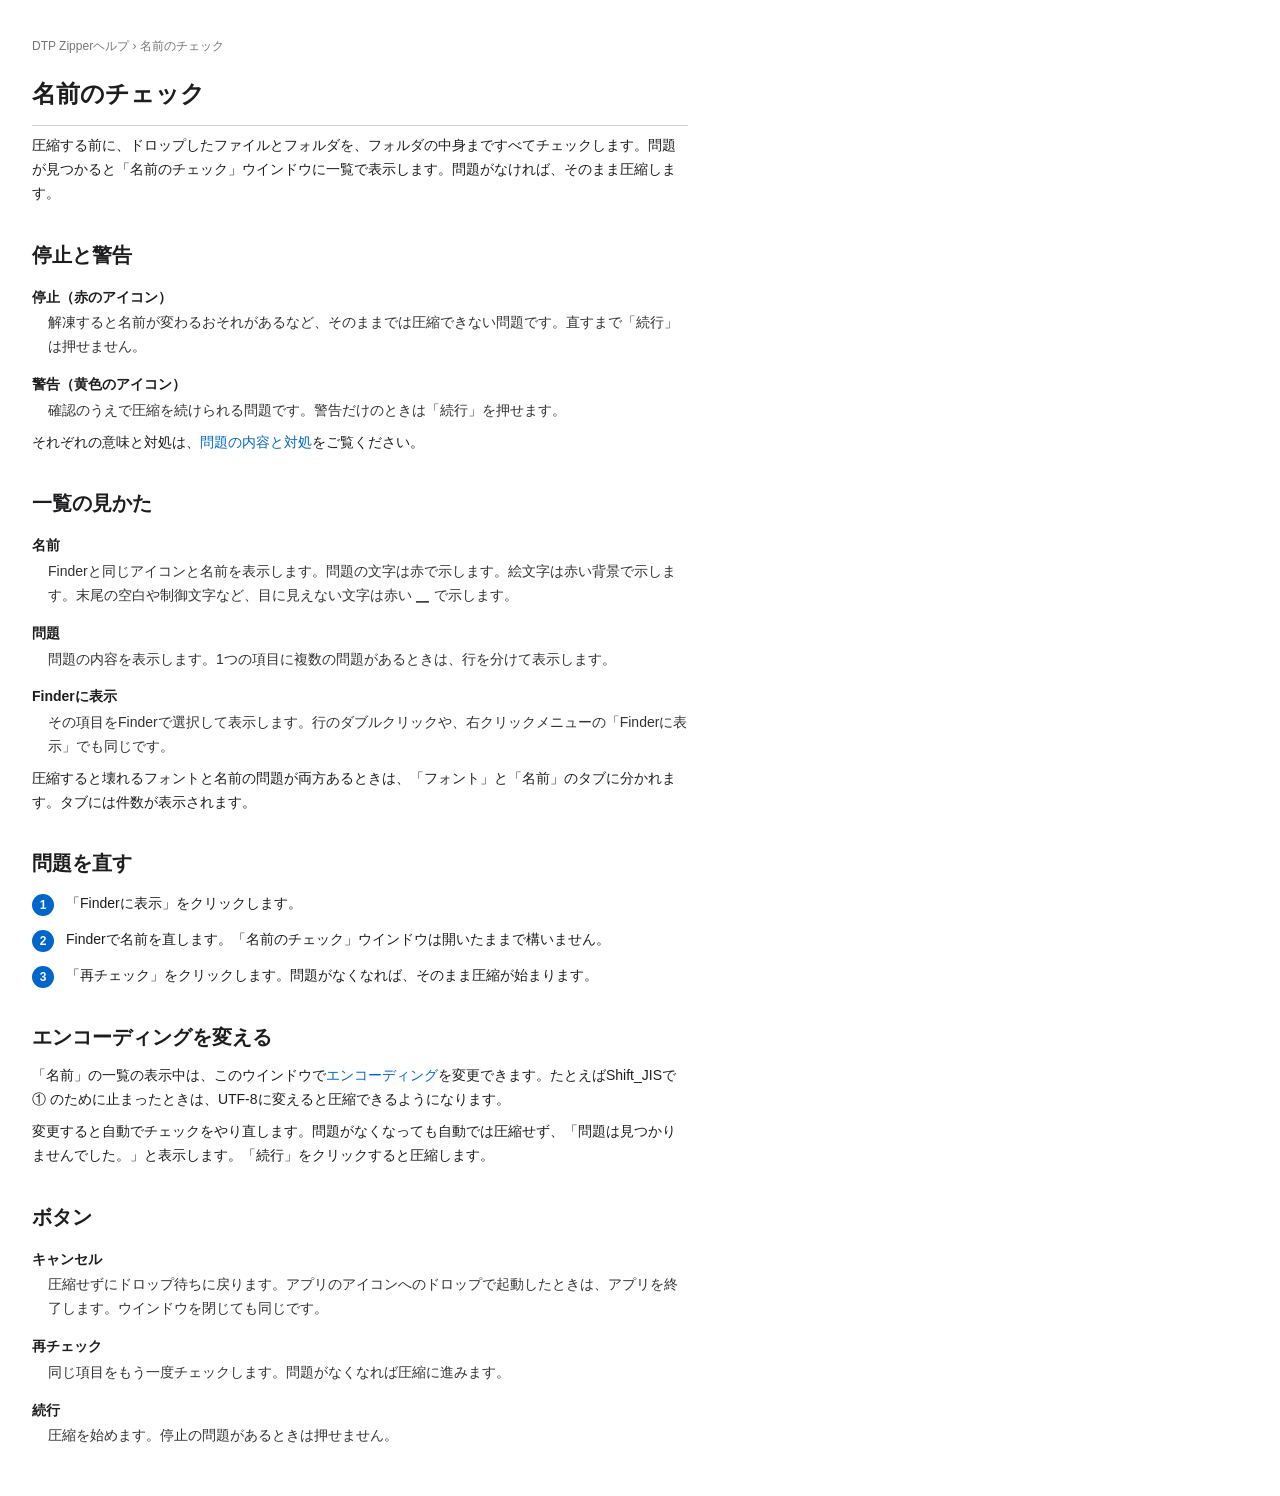
<file: Sources/DTP Zipper/DTP Zipper Help.help/Contents/Resources/ja.lproj/04_check.html>
<!DOCTYPE html>
<html lang="ja">
<head>
<meta charset="UTF-8">
<meta name="AppleTitle" content="名前のチェック">
<title>名前のチェック</title>
<link rel="stylesheet" href="../shared/style.css">
</head>
<body>
<p class="breadcrumb"><a href="index.html">DTP Zipperヘルプ</a> › 名前のチェック</p>
<h1>名前のチェック</h1>
<p>圧縮する前に、ドロップしたファイルとフォルダを、フォルダの中身まですべてチェックします。問題が見つかると「名前のチェック」ウインドウに一覧で表示します。問題がなければ、そのまま圧縮します。</p>

<h2>停止と警告</h2>
<dl>
  <dt>停止（赤のアイコン）</dt>
  <dd>解凍すると名前が変わるおそれがあるなど、そのままでは圧縮できない問題です。直すまで「続行」は押せません。</dd>
  <dt>警告（黄色のアイコン）</dt>
  <dd>確認のうえで圧縮を続けられる問題です。警告だけのときは「続行」を押せます。</dd>
</dl>
<p>それぞれの意味と対処は、<a href="05_issues.html">問題の内容と対処</a>をご覧ください。</p>

<h2>一覧の見かた</h2>
<dl>
  <dt>名前</dt>
  <dd>Finderと同じアイコンと名前を表示します。問題の文字は赤で示します。絵文字は赤い背景で示します。末尾の空白や制御文字など、目に見えない文字は赤い ▁ で示します。</dd>
  <dt>問題</dt>
  <dd>問題の内容を表示します。1つの項目に複数の問題があるときは、行を分けて表示します。</dd>
  <dt>Finderに表示</dt>
  <dd>その項目をFinderで選択して表示します。行のダブルクリックや、右クリックメニューの「Finderに表示」でも同じです。</dd>
</dl>
<p>圧縮すると壊れるフォントと名前の問題が両方あるときは、「フォント」と「名前」のタブに分かれます。タブには件数が表示されます。</p>

<h2>問題を直す</h2>
<ol class="steps">
  <li>「Finderに表示」をクリックします。</li>
  <li>Finderで名前を直します。「名前のチェック」ウインドウは開いたままで構いません。</li>
  <li>「再チェック」をクリックします。問題がなくなれば、そのまま圧縮が始まります。</li>
</ol>

<h2>エンコーディングを変える</h2>
<p>「名前」の一覧の表示中は、このウインドウで<a href="03_encoding.html">エンコーディング</a>を変更できます。たとえばShift_JISで ① のために止まったときは、UTF-8に変えると圧縮できるようになります。</p>
<p>変更すると自動でチェックをやり直します。問題がなくなっても自動では圧縮せず、「問題は見つかりませんでした。」と表示します。「続行」をクリックすると圧縮します。</p>

<h2>ボタン</h2>
<dl>
  <dt>キャンセル</dt>
  <dd>圧縮せずにドロップ待ちに戻ります。アプリのアイコンへのドロップで起動したときは、アプリを終了します。ウインドウを閉じても同じです。</dd>
  <dt>再チェック</dt>
  <dd>同じ項目をもう一度チェックします。問題がなくなれば圧縮に進みます。</dd>
  <dt>続行</dt>
  <dd>圧縮を始めます。停止の問題があるときは押せません。</dd>
</dl>
</body>
</html>
</file>
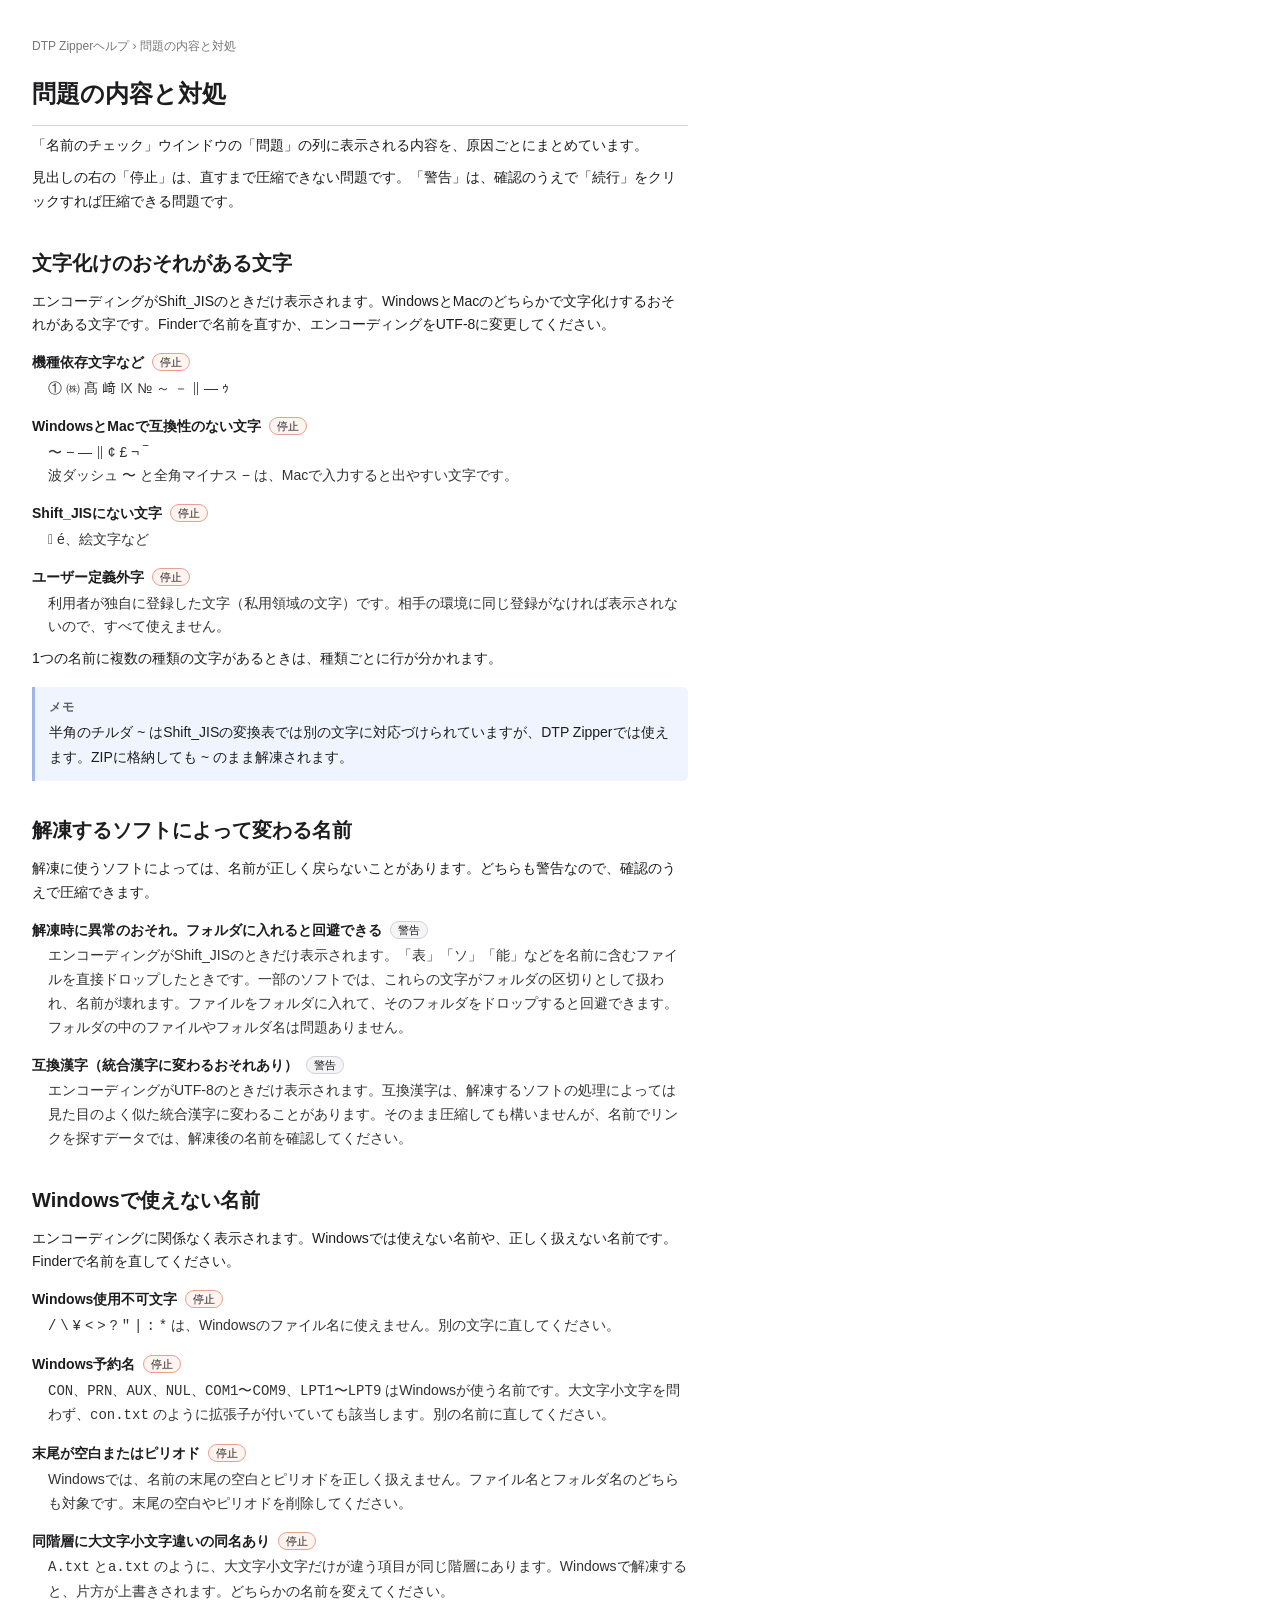
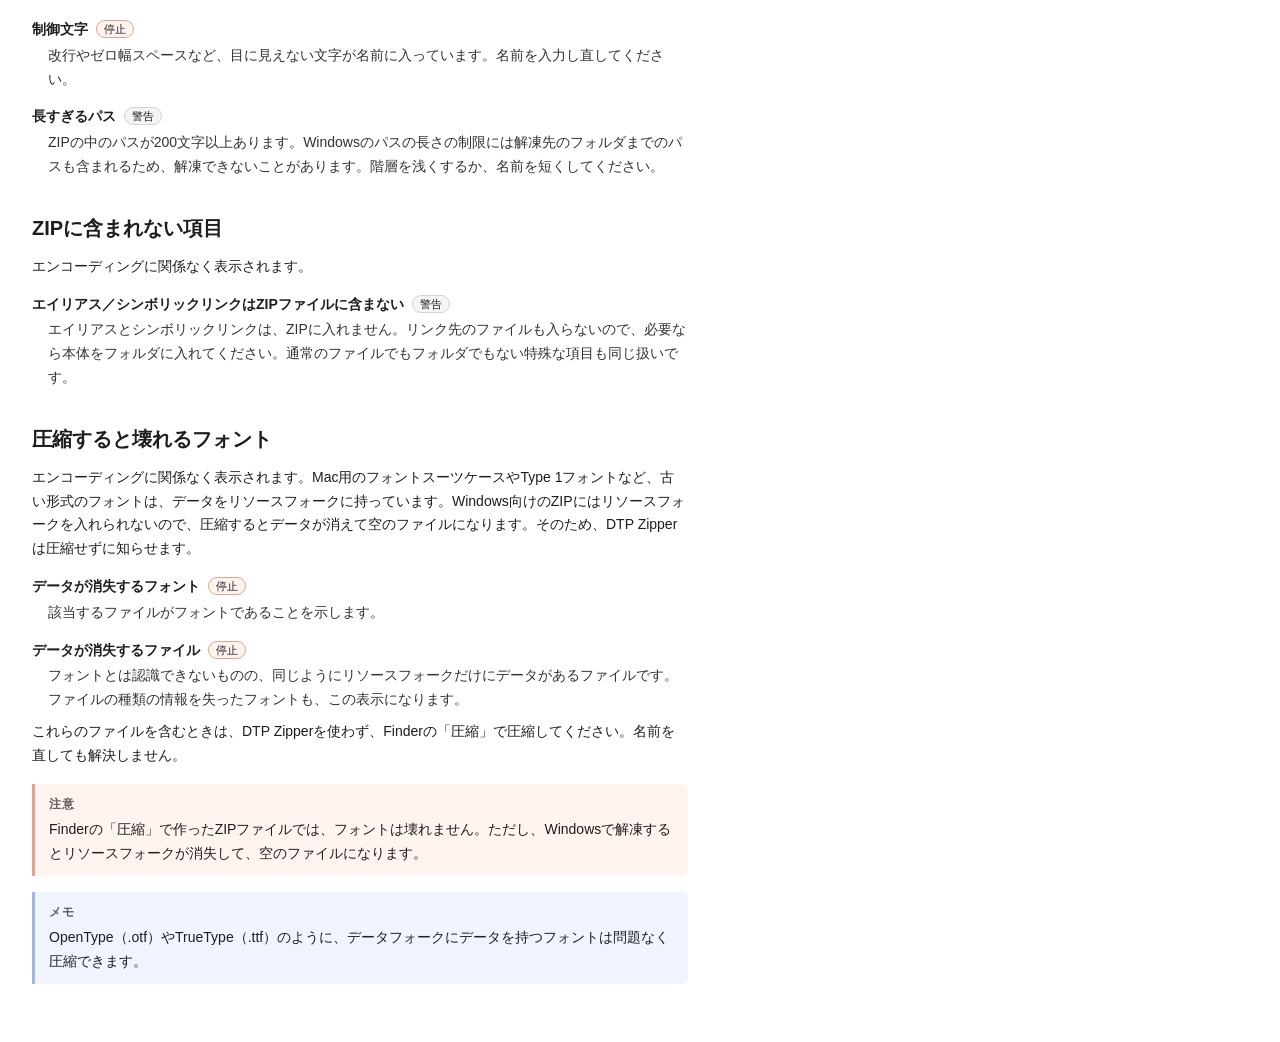
<file: Sources/DTP Zipper/DTP Zipper Help.help/Contents/Resources/ja.lproj/05_issues.html>
<!DOCTYPE html>
<html lang="ja">
<head>
<meta charset="UTF-8">
<meta name="AppleTitle" content="問題の内容と対処">
<title>問題の内容と対処</title>
<link rel="stylesheet" href="../shared/style.css">
</head>
<body>
<p class="breadcrumb"><a href="index.html">DTP Zipperヘルプ</a> › 問題の内容と対処</p>
<h1>問題の内容と対処</h1>
<p>「名前のチェック」ウインドウの「問題」の列に表示される内容を、原因ごとにまとめています。</p>
<p>見出しの右の「停止」は、直すまで圧縮できない問題です。「警告」は、確認のうえで「続行」をクリックすれば圧縮できる問題です。</p>

<h2 id="garbled">文字化けのおそれがある文字</h2>
<p>エンコーディングがShift_JISのときだけ表示されます。WindowsとMacのどちらかで文字化けするおそれがある文字です。Finderで名前を直すか、エンコーディングをUTF-8に変更してください。</p>
<dl>
  <dt>機種依存文字など<span class="level stop">停止</span></dt>
  <dd>① ㈱ 髙 﨑 Ⅸ № ～ － ∥ ― ｩ</dd>

  <dt>WindowsとMacで互換性のない文字<span class="level stop">停止</span></dt>
  <dd>〜 − — ‖ ¢ £ ¬ ‾<br>波ダッシュ 〜 と全角マイナス − は、Macで入力すると出やすい文字です。</dd>

  <dt>Shift_JISにない文字<span class="level stop">停止</span></dt>
  <dd>𠮷 é、絵文字など</dd>

  <dt>ユーザー定義外字<span class="level stop">停止</span></dt>
  <dd>利用者が独自に登録した文字（私用領域の文字）です。相手の環境に同じ登録がなければ表示されないので、すべて使えません。</dd>
</dl>
<p>1つの名前に複数の種類の文字があるときは、種類ごとに行が分かれます。</p>
<div class="note">
  <strong>メモ</strong>
  半角のチルダ <code>~</code> はShift_JISの変換表では別の文字に対応づけられていますが、DTP Zipperでは使えます。ZIPに格納しても <code>~</code> のまま解凍されます。
</div>

<h2 id="software">解凍するソフトによって変わる名前</h2>
<p>解凍に使うソフトによっては、名前が正しく戻らないことがあります。どちらも警告なので、確認のうえで圧縮できます。</p>
<dl>
  <dt>解凍時に異常のおそれ。フォルダに入れると回避できる<span class="level warn">警告</span></dt>
  <dd>エンコーディングがShift_JISのときだけ表示されます。「表」「ソ」「能」などを名前に含むファイルを直接ドロップしたときです。一部のソフトでは、これらの文字がフォルダの区切りとして扱われ、名前が壊れます。ファイルをフォルダに入れて、そのフォルダをドロップすると回避できます。フォルダの中のファイルやフォルダ名は問題ありません。</dd>

  <dt>互換漢字（統合漢字に変わるおそれあり）<span class="level warn">警告</span></dt>
  <dd>エンコーディングがUTF-8のときだけ表示されます。互換漢字は、解凍するソフトの処理によっては見た目のよく似た統合漢字に変わることがあります。そのまま圧縮しても構いませんが、名前でリンクを探すデータでは、解凍後の名前を確認してください。</dd>
</dl>

<h2 id="windows">Windowsで使えない名前</h2>
<p>エンコーディングに関係なく表示されます。Windowsでは使えない名前や、正しく扱えない名前です。Finderで名前を直してください。</p>
<dl>
  <dt>Windows使用不可文字<span class="level stop">停止</span></dt>
  <dd><code>/</code> <code>\</code> <code>¥</code> <code>&lt;</code> <code>&gt;</code> <code>?</code> <code>"</code> <code>|</code> <code>:</code> <code>*</code> は、Windowsのファイル名に使えません。別の文字に直してください。</dd>

  <dt>Windows予約名<span class="level stop">停止</span></dt>
  <dd><code>CON</code>、<code>PRN</code>、<code>AUX</code>、<code>NUL</code>、<code>COM1</code>〜<code>COM9</code>、<code>LPT1</code>〜<code>LPT9</code> はWindowsが使う名前です。大文字小文字を問わず、<code>con.txt</code> のように拡張子が付いていても該当します。別の名前に直してください。</dd>

  <dt>末尾が空白またはピリオド<span class="level stop">停止</span></dt>
  <dd>Windowsでは、名前の末尾の空白とピリオドを正しく扱えません。ファイル名とフォルダ名のどちらも対象です。末尾の空白やピリオドを削除してください。</dd>

  <dt>同階層に大文字小文字違いの同名あり<span class="level stop">停止</span></dt>
  <dd><code>A.txt</code> と<code>a.txt</code> のように、大文字小文字だけが違う項目が同じ階層にあります。Windowsで解凍すると、片方が上書きされます。どちらかの名前を変えてください。</dd>

  <dt>制御文字<span class="level stop">停止</span></dt>
  <dd>改行やゼロ幅スペースなど、目に見えない文字が名前に入っています。名前を入力し直してください。</dd>

  <dt>長すぎるパス<span class="level warn">警告</span></dt>
  <dd>ZIPの中のパスが200文字以上あります。Windowsのパスの長さの制限には解凍先のフォルダまでのパスも含まれるため、解凍できないことがあります。階層を浅くするか、名前を短くしてください。</dd>
</dl>

<h2 id="excluded">ZIPに含まれない項目</h2>
<p>エンコーディングに関係なく表示されます。</p>
<dl>
  <dt>エイリアス／シンボリックリンクはZIPファイルに含まない<span class="level warn">警告</span></dt>
  <dd>エイリアスとシンボリックリンクは、ZIPに入れません。リンク先のファイルも入らないので、必要なら本体をフォルダに入れてください。通常のファイルでもフォルダでもない特殊な項目も同じ扱いです。</dd>
</dl>

<h2 id="fonts">圧縮すると壊れるフォント</h2>
<p>エンコーディングに関係なく表示されます。Mac用のフォントスーツケースやType 1フォントなど、古い形式のフォントは、データをリソースフォークに持っています。Windows向けのZIPにはリソースフォークを入れられないので、圧縮するとデータが消えて空のファイルになります。そのため、DTP Zipperは圧縮せずに知らせます。</p>
<dl>
  <dt>データが消失するフォント<span class="level stop">停止</span></dt>
  <dd>該当するファイルがフォントであることを示します。</dd>

  <dt>データが消失するファイル<span class="level stop">停止</span></dt>
  <dd>フォントとは認識できないものの、同じようにリソースフォークだけにデータがあるファイルです。ファイルの種類の情報を失ったフォントも、この表示になります。</dd>
</dl>
<p>これらのファイルを含むときは、DTP Zipperを使わず、Finderの「圧縮」で圧縮してください。名前を直しても解決しません。</p>
<div class="warning">
  <strong>注意</strong>
  Finderの「圧縮」で作ったZIPファイルでは、フォントは壊れません。ただし、Windowsで解凍するとリソースフォークが消失して、空のファイルになります。
</div>
<div class="note">
  <strong>メモ</strong>
  OpenType（.otf）やTrueType（.ttf）のように、データフォークにデータを持つフォントは問題なく圧縮できます。
</div>
</body>
</html>
</file>
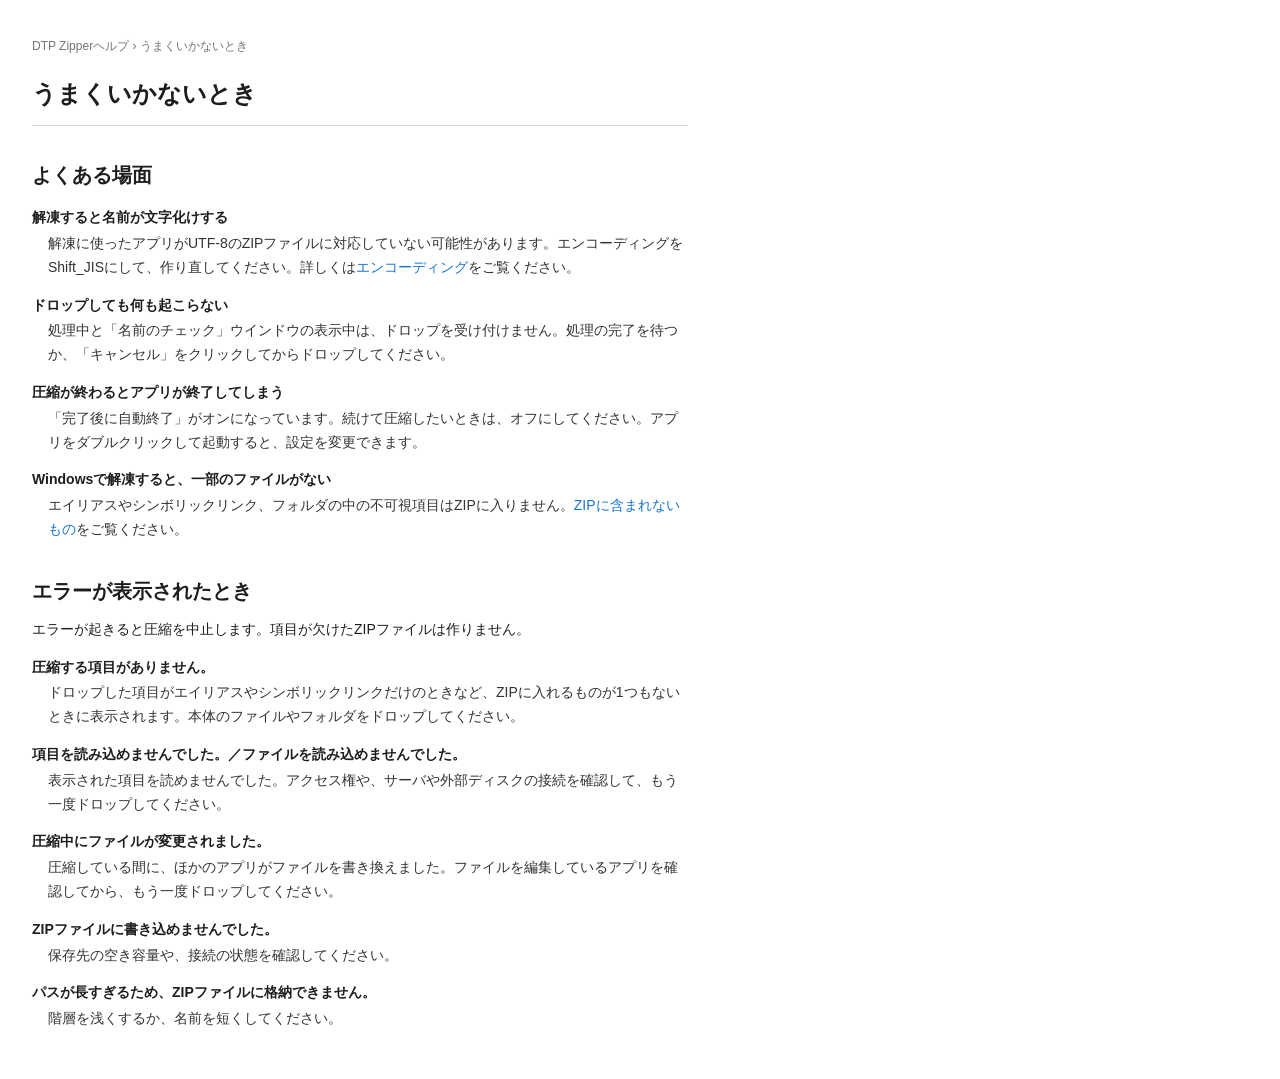
<file: Sources/DTP Zipper/DTP Zipper Help.help/Contents/Resources/ja.lproj/06_trouble.html>
<!DOCTYPE html>
<html lang="ja">
<head>
<meta charset="UTF-8">
<meta name="AppleTitle" content="うまくいかないとき">
<title>うまくいかないとき</title>
<link rel="stylesheet" href="../shared/style.css">
</head>
<body>
<p class="breadcrumb"><a href="index.html">DTP Zipperヘルプ</a> › うまくいかないとき</p>
<h1>うまくいかないとき</h1>

<h2>よくある場面</h2>
<dl>
  <dt>解凍すると名前が文字化けする</dt>
  <dd>解凍に使ったアプリがUTF-8のZIPファイルに対応していない可能性があります。エンコーディングをShift_JISにして、作り直してください。詳しくは<a href="03_encoding.html">エンコーディング</a>をご覧ください。</dd>

  <dt>ドロップしても何も起こらない</dt>
  <dd>処理中と「名前のチェック」ウインドウの表示中は、ドロップを受け付けません。処理の完了を待つか、「キャンセル」をクリックしてからドロップしてください。</dd>

  <dt>圧縮が終わるとアプリが終了してしまう</dt>
  <dd>「完了後に自動終了」がオンになっています。続けて圧縮したいときは、オフにしてください。アプリをダブルクリックして起動すると、設定を変更できます。</dd>

  <dt>Windowsで解凍すると、一部のファイルがない</dt>
  <dd>エイリアスやシンボリックリンク、フォルダの中の不可視項目はZIPに入りません。<a href="02_zip.html">ZIPに含まれないもの</a>をご覧ください。</dd>
</dl>

<h2>エラーが表示されたとき</h2>
<p>エラーが起きると圧縮を中止します。項目が欠けたZIPファイルは作りません。</p>
<dl>
  <dt>圧縮する項目がありません。</dt>
  <dd>ドロップした項目がエイリアスやシンボリックリンクだけのときなど、ZIPに入れるものが1つもないときに表示されます。本体のファイルやフォルダをドロップしてください。</dd>

  <dt>項目を読み込めませんでした。／ファイルを読み込めませんでした。</dt>
  <dd>表示された項目を読めませんでした。アクセス権や、サーバや外部ディスクの接続を確認して、もう一度ドロップしてください。</dd>

  <dt>圧縮中にファイルが変更されました。</dt>
  <dd>圧縮している間に、ほかのアプリがファイルを書き換えました。ファイルを編集しているアプリを確認してから、もう一度ドロップしてください。</dd>

  <dt>ZIPファイルに書き込めませんでした。</dt>
  <dd>保存先の空き容量や、接続の状態を確認してください。</dd>

  <dt>パスが長すぎるため、ZIPファイルに格納できません。</dt>
  <dd>階層を浅くするか、名前を短くしてください。</dd>
</dl>
</body>
</html>
</file>
<file: Sources/DTP Zipper/DTP Zipper Help.help/Contents/Resources/shared/style.css>
/* DTP Zipper Help Book — Shared Stylesheet */

:root {
    --bg:          #ffffff;
    --text:        #1d1d1f;
    --heading:     #1d1d1f;
    --link:        #0066cc;
    --link-hover:  #0044aa;
    --accent:      #f5f5f7;
    --border:      #d2d2d7;
    --note-bg:     #f0f4ff;
    --note-border: #a0b4e8;
    --warn-bg:     #fff4f0;
    --warn-border: #e8a090;
    --code-bg:     #f5f5f7;
}

@media (prefers-color-scheme: dark) {
    :root {
        --bg:          #1c1c1e;
        --text:        #f5f5f7;
        --heading:     #f5f5f7;
        --link:        #409cff;
        --link-hover:  #6fb6ff;
        --accent:      #2c2c2e;
        --border:      #3a3a3c;
        --note-bg:     #1e2840;
        --note-border: #4060a8;
        --warn-bg:     #3a1a10;
        --warn-border: #a84030;
        --code-bg:     #2c2c2e;
    }
}

* {
    box-sizing: border-box;
    margin: 0;
    padding: 0;
}

body {
    font-family: -apple-system, BlinkMacSystemFont, "Helvetica Neue", sans-serif;
    font-size: 14px;
    line-height: 1.7;
    text-autospace: normal;  /* 和欧間を自動で空ける（HTML には欧文スペースを入れない） */
    color: var(--text);
    background: var(--bg);
    padding: 28px 32px 48px;
    max-width: 720px;
}

/* ── Typography ── */
h1 {
    font-size: 24px;
    font-weight: 700;
    color: var(--heading);
    margin-bottom: 6px;
    padding-bottom: 10px;
    border-bottom: 1px solid var(--border);
}

h2 {
    font-size: 20px;
    font-weight: 600;
    color: var(--heading);
    margin-top: 32px;
    margin-bottom: 10px;
}

h3 {
    font-size: 16px;
    font-weight: 600;
    color: var(--heading);
    margin-top: 20px;
    margin-bottom: 5px;
}

p {
    margin-top: 8px;
    margin-bottom: 8px;
}

a {
    color: var(--link);
    text-decoration: none;
}

a:hover {
    color: var(--link-hover);
    text-decoration: underline;
}

/* ── Index / TOC ── */
.toc {
    list-style: none;
    margin-top: 20px;
}

.toc li {
    border-bottom: 1px solid var(--border);
}

.toc li:first-child {
    border-top: 1px solid var(--border);
}

.toc a {
    display: block;
    padding: 10px 4px;
    font-size: 14px;
}

.toc .desc {
    display: block;
    font-size: 12px;
    color: var(--text);
    opacity: 0.6;
    margin-top: 1px;
}

/* ── Note / Warning boxes ── */
.note, .warning {
    border-left: 3px solid;
    border-radius: 0 6px 6px 0;
    padding: 10px 14px;
    margin: 16px 0;
}

.note {
    background: var(--note-bg);
    border-color: var(--note-border);
}

.warning {
    background: var(--warn-bg);
    border-color: var(--warn-border);
}

.note strong, .warning strong {
    display: block;
    margin-bottom: 4px;
    font-size: 12px;
    text-transform: uppercase;
    letter-spacing: 0.05em;
    opacity: 0.7;
}

/* ── Definition list ── */
dl {
    margin-top: 10px;
}

dt {
    font-weight: 600;
    margin-top: 14px;
}

dd {
    margin-left: 16px;
    margin-top: 2px;
    opacity: 0.9;
}

/* ── Severity label (Stop / Warning) ── */
.level {
    display: inline-block;
    margin-left: 8px;
    padding: 0 7px;
    border: 1px solid;
    border-radius: 9px;
    font-size: 11px;
    font-weight: 500;
    line-height: 16px;
    vertical-align: 1px;
    white-space: nowrap;
}

.level.stop {
    background: var(--warn-bg);
    border-color: var(--warn-border);
}

.level.warn {
    background: var(--accent);
    border-color: var(--border);
}

/* ── Keyboard shortcut ── */
kbd {
    display: inline-block;
    font-family: -apple-system, sans-serif;
    font-size: 12px;
    background: var(--code-bg);
    border: 1px solid var(--border);
    border-radius: 4px;
    padding: 1px 6px;
    white-space: nowrap;
}

/* ── Bullet list ── */
ul:not(.toc) {
    margin-top: 10px;
    margin-bottom: 10px;
    padding-left: 20px;
}

ul:not(.toc) li {
    margin-bottom: 6px;
}

/* ── Step list ── */
ol.steps {
    counter-reset: step;
    list-style: none;
    margin-top: 12px;
    padding-left: 0;
}

ol.steps li {
    counter-increment: step;
    position: relative;
    padding-left: 34px;
    margin-bottom: 12px;
    min-height: 24px;
}

ol.steps li::before {
    content: counter(step);
    position: absolute;
    left: 0;
    top: 2px;
    width: 22px;
    height: 22px;
    border-radius: 50%;
    background: var(--link);
    color: #fff;
    font-size: 12px;
    font-weight: 700;
    display: flex;
    align-items: center;
    justify-content: center;
}

/* ── Breadcrumb ── */
.breadcrumb {
    font-size: 12px;
    margin-bottom: 18px;
    opacity: 0.6;
}

.breadcrumb a {
    color: inherit;
}
</file>
